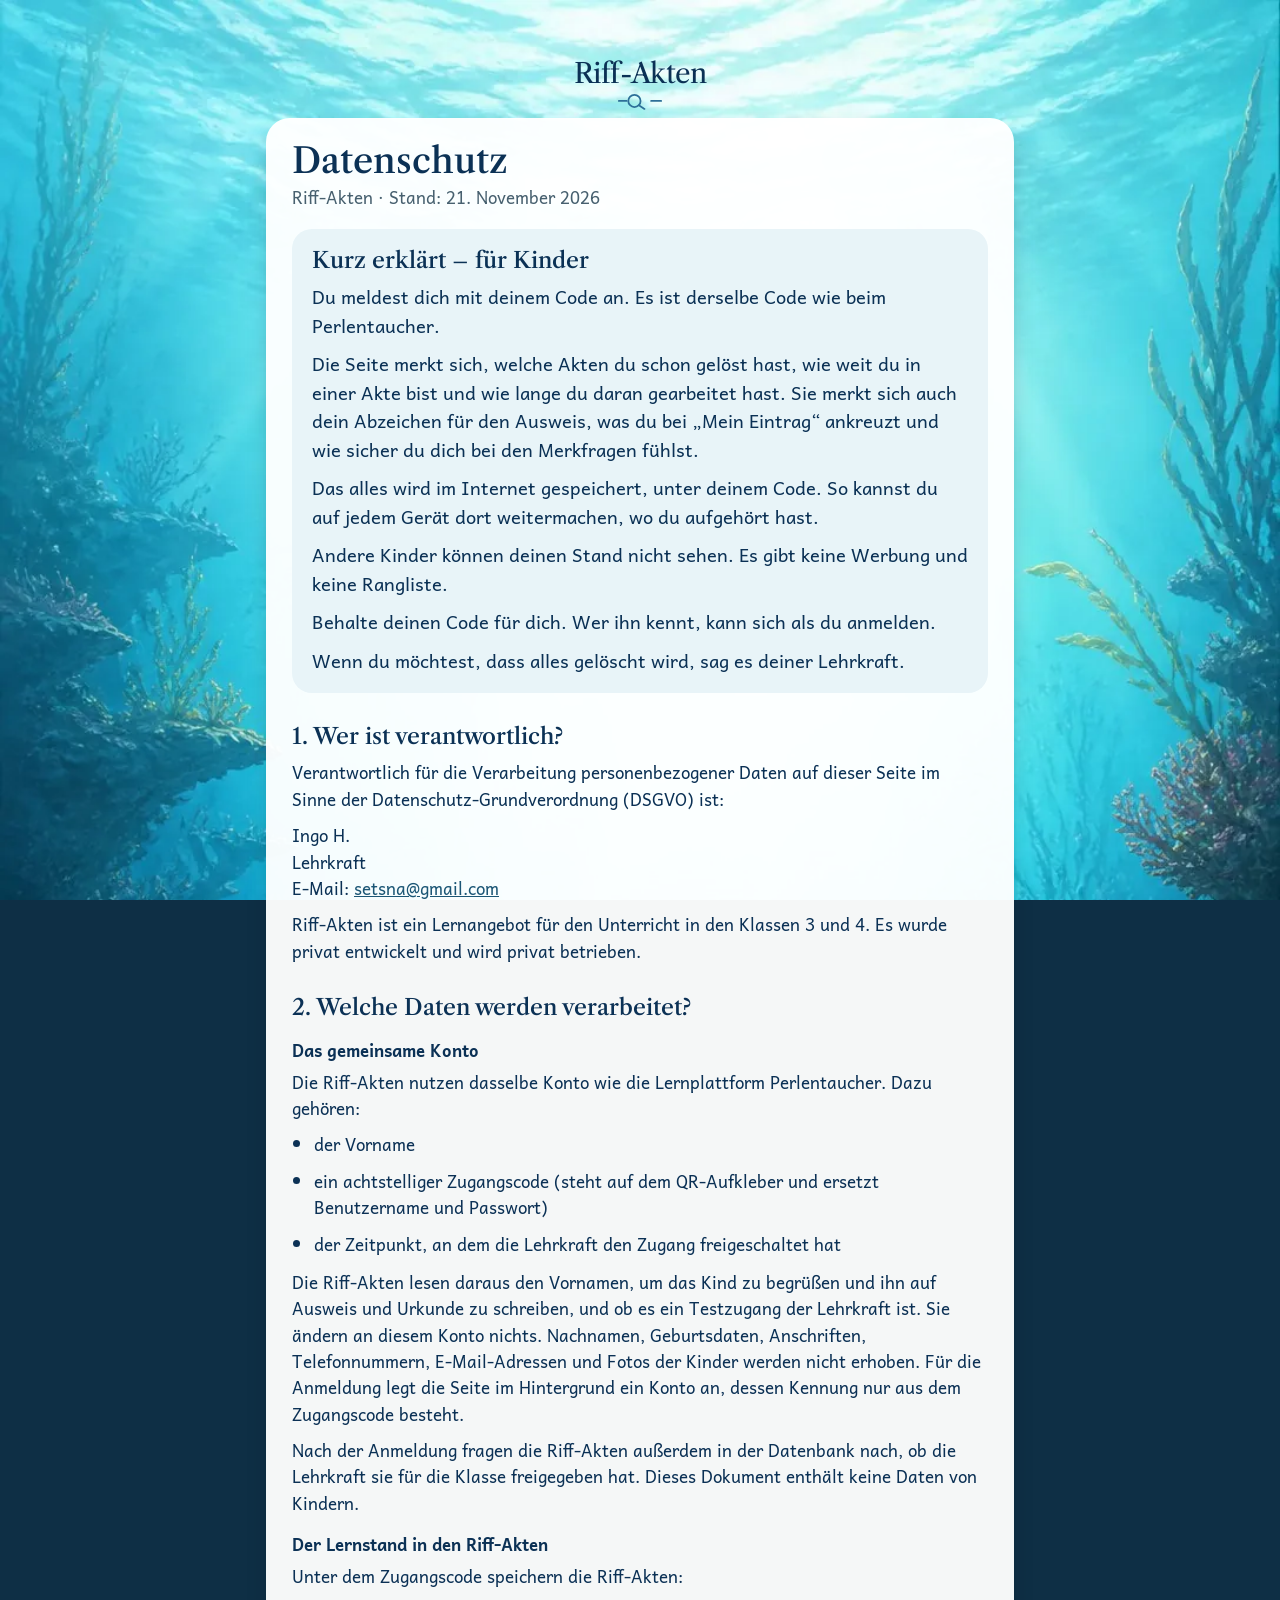
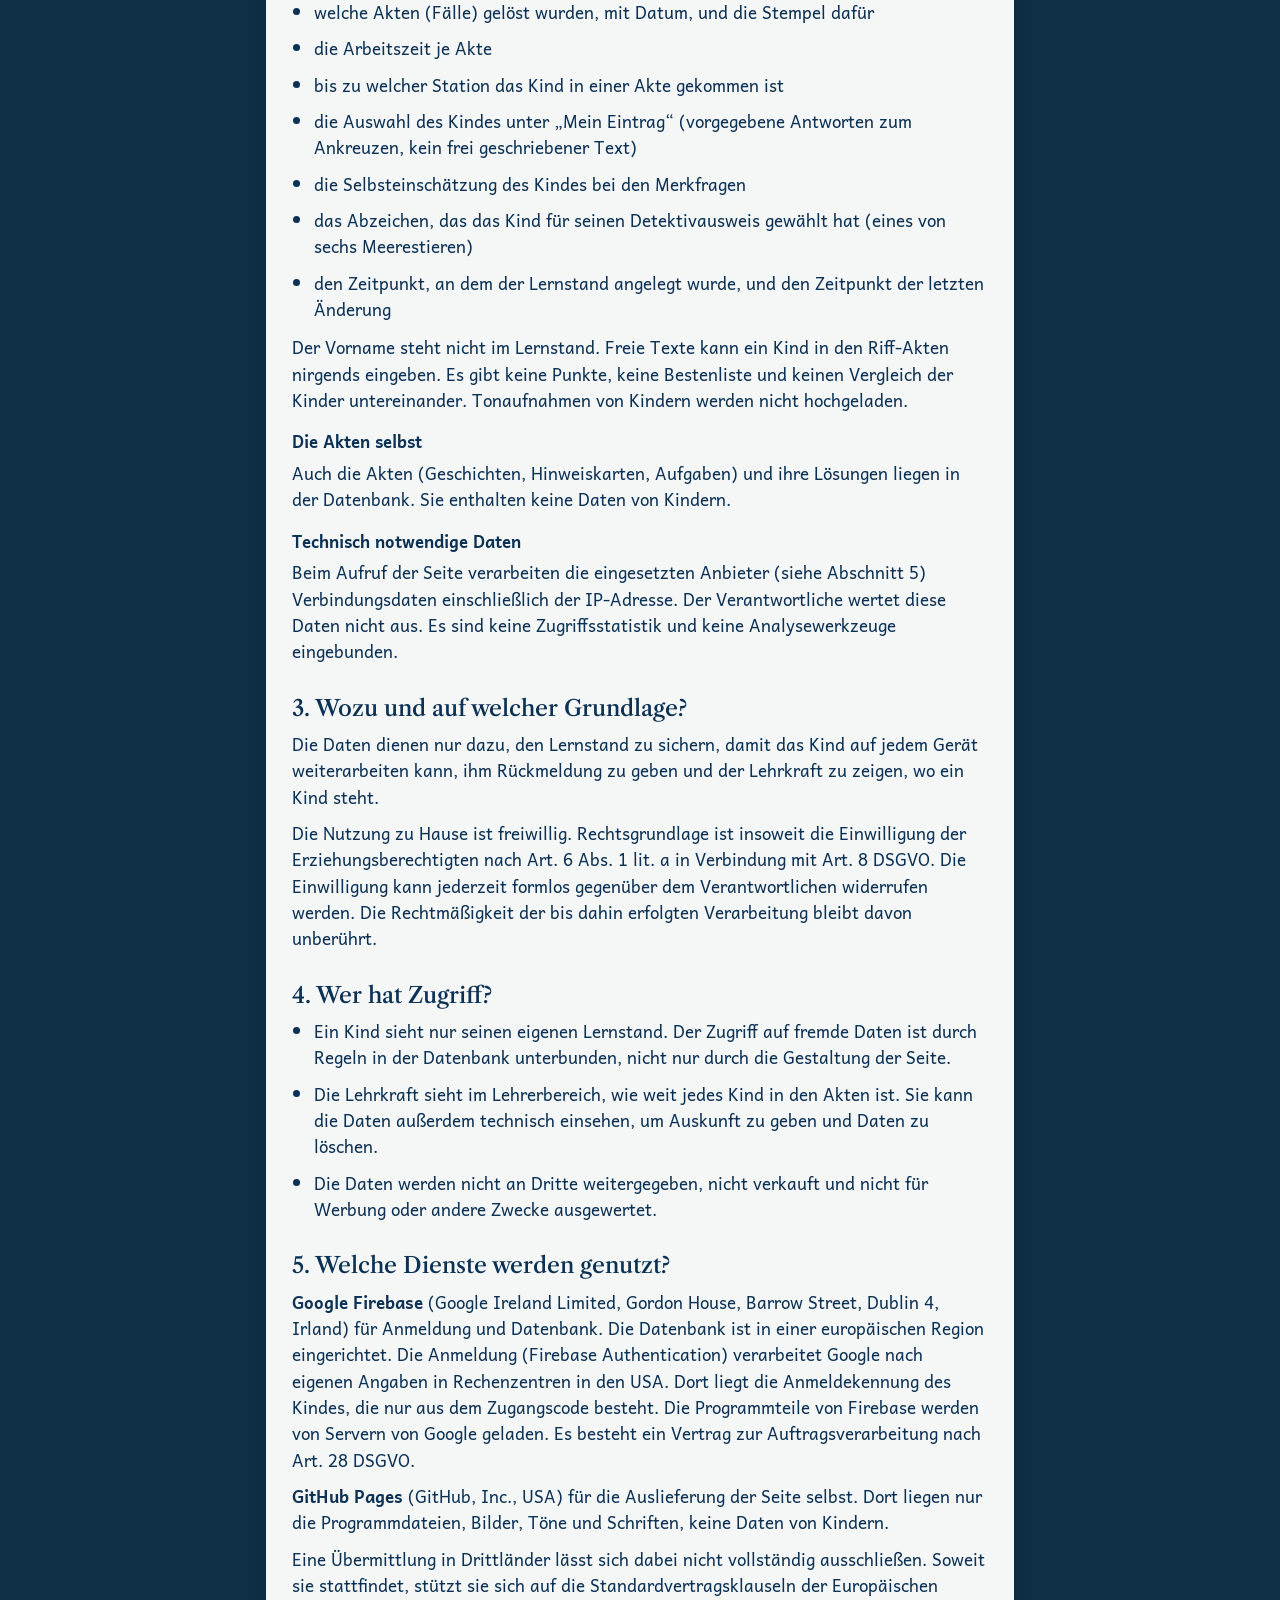
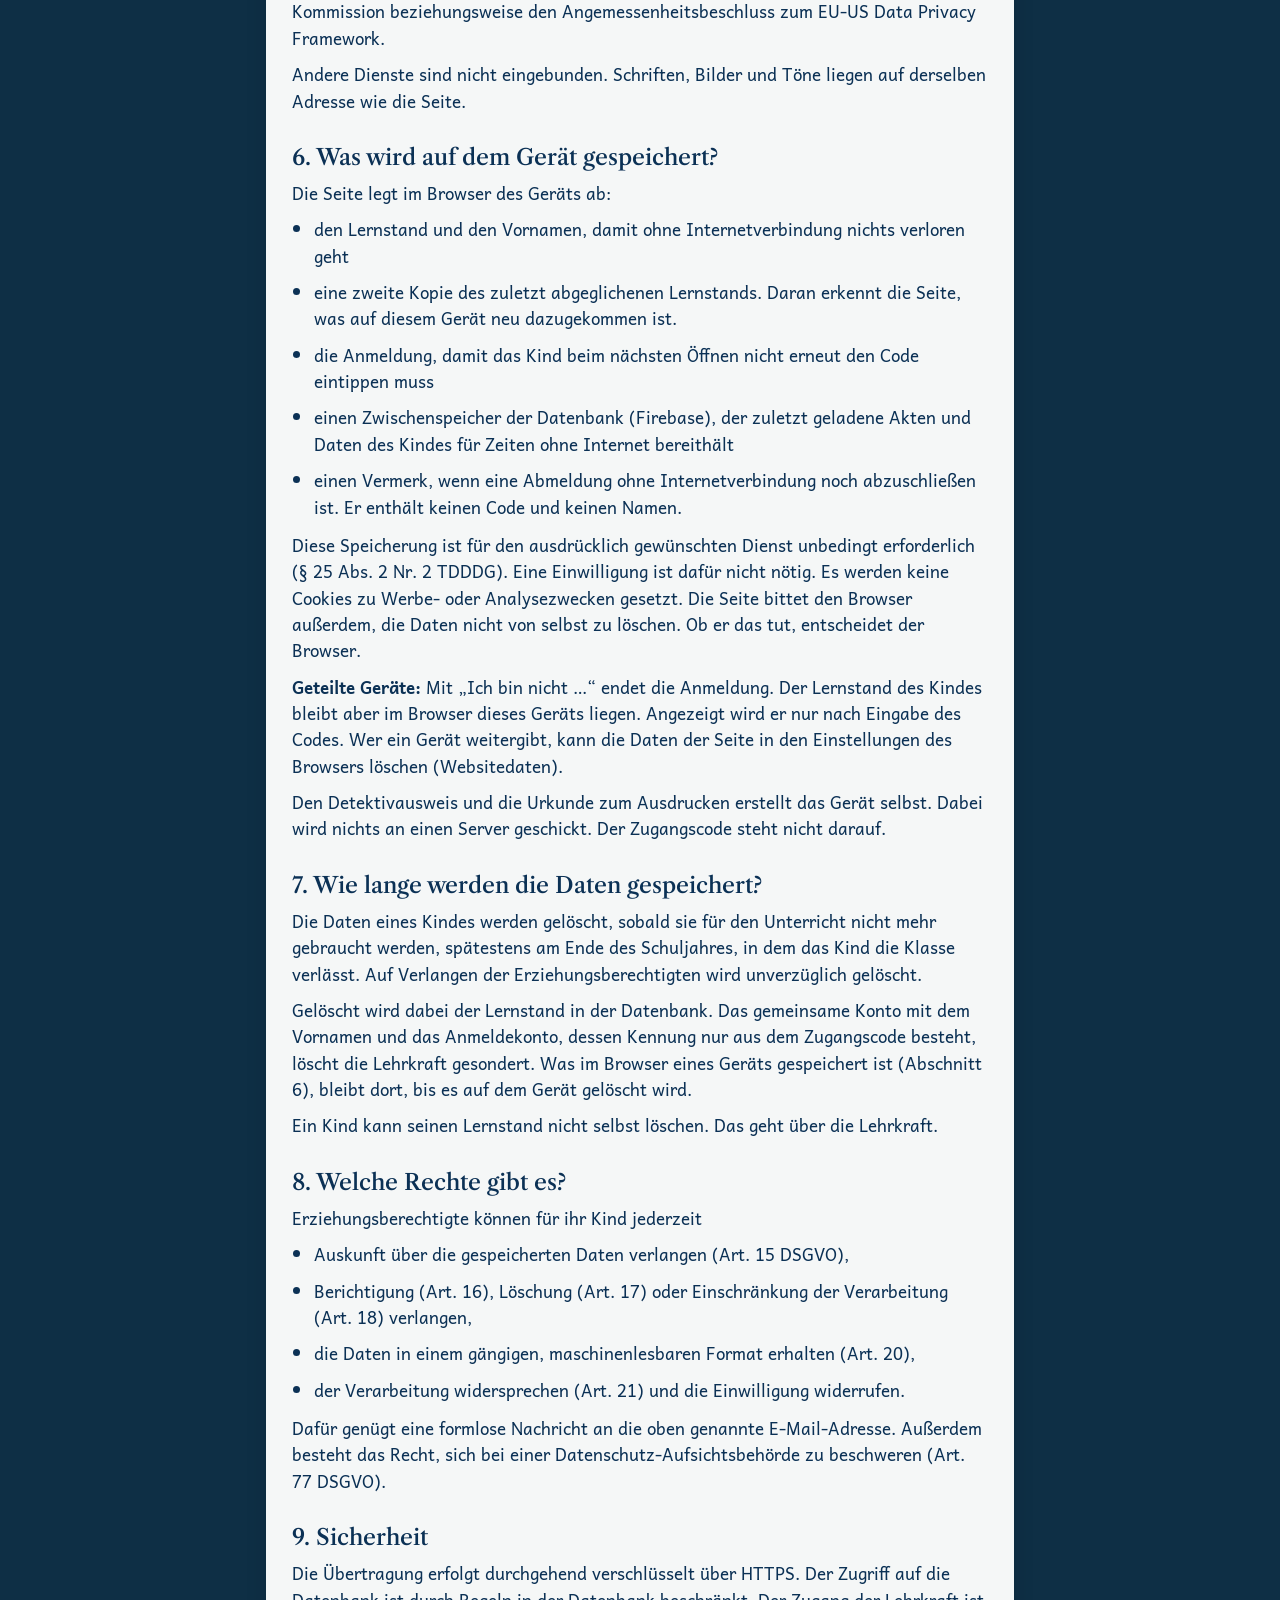
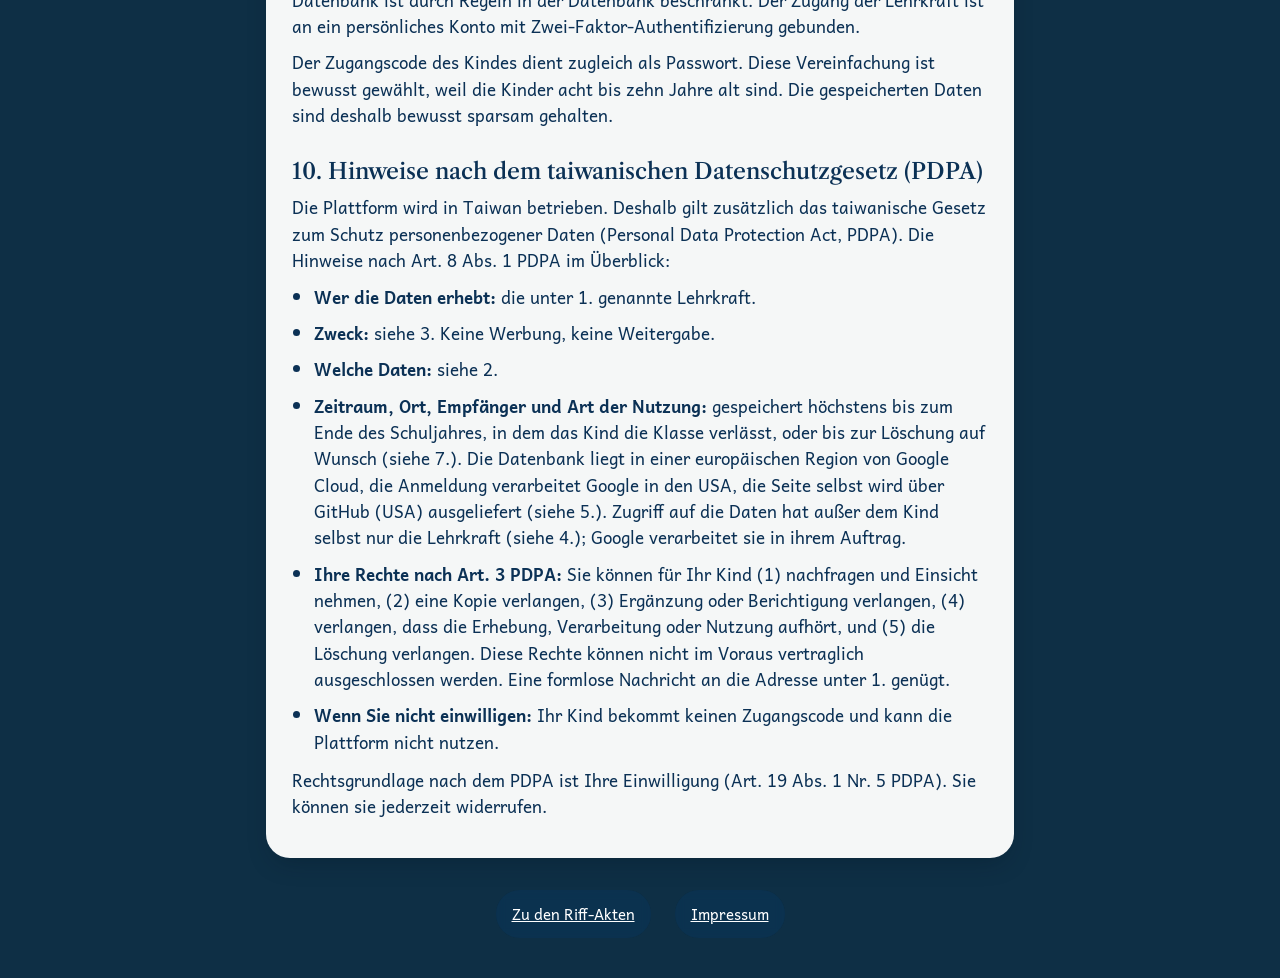
<file: datenschutz.html>
<!DOCTYPE html>
<html lang="de">
<head>
<meta charset="utf-8">
<meta name="viewport" content="width=device-width, initial-scale=1, viewport-fit=cover">
<!-- Content Security Policy: Der Browser fuehrt nur Skripte aus den
     eigenen Dateien und von Firebase aus und spricht nur mit Firebase.
     Eingeschleuster Code (Inline-Skripte, Ereignis-Attribute, fremde
     Adressen) wird blockiert. Neue fremde Adresse = hier eintragen. -->
<meta http-equiv="Content-Security-Policy" content="default-src 'none'; style-src 'self' 'unsafe-inline'; img-src 'self' data:; font-src 'self'; base-uri 'none'; form-action 'none'; object-src 'none'">
<meta name="robots" content="noindex, nofollow">
<meta name="theme-color" content="#0e2f45">
<link rel="icon" type="image/png" href="bilder/favicon-64.png">
<title>Datenschutz – Riff-Akten</title>
<link rel="stylesheet" href="css/riff-akten.css?v=37">
<link rel="stylesheet" href="css/recht.css?v=37">
</head>
<body class="rechtsseite">
<div class="grund" aria-hidden="true"></div>
<div id="app">
<header class="kopf">
  <p class="wortmarke">Riff-Akten</p>
  <svg class="lupe" viewBox="0 0 40 16" aria-hidden="true" focusable="false"><circle cx="15" cy="8" r="5.5"></circle><path d="M19 12l5 3.2M1 8h7M30 8h9"></path></svg>
</header>
<main class="recht">
<div class="recht__karte">
<h1>Datenschutz</h1>
<p class="stand">Riff-Akten · Stand: 21. November 2026</p>

<section class="kurz" aria-labelledby="t-kurz">
  <h2 id="t-kurz">Kurz erklärt – für Kinder</h2>
  <p>Du meldest dich mit deinem Code an. Es ist derselbe Code wie beim Perlentaucher.</p>
  <p>Die Seite merkt sich, welche Akten du schon gelöst hast, wie weit du in einer Akte bist und wie lange du daran gearbeitet hast. Sie merkt sich auch dein Abzeichen für den Ausweis, was du bei „Mein Eintrag“ ankreuzt und wie sicher du dich bei den Merkfragen fühlst.</p>
  <p>Das alles wird im Internet gespeichert, unter deinem Code. So kannst du auf jedem Gerät dort weitermachen, wo du aufgehört hast.</p>
  <p>Andere Kinder können deinen Stand nicht sehen. Es gibt keine Werbung und keine Rangliste.</p>
  <p>Behalte deinen Code für dich. Wer ihn kennt, kann sich als du anmelden.</p>
  <p>Wenn du möchtest, dass alles gelöscht wird, sag es deiner Lehrkraft.</p>
</section>

<h2 id="t-1">1. Wer ist verantwortlich?</h2>
<p>Verantwortlich für die Verarbeitung personenbezogener Daten auf dieser Seite im Sinne der Datenschutz-Grundverordnung (DSGVO) ist:</p>
<p>Ingo H.<br>Lehrkraft<br>E-Mail: <a href="mailto:setsna@gmail.com">setsna@gmail.com</a></p>
<p>Riff-Akten ist ein Lernangebot für den Unterricht in den Klassen 3 und 4. Es wurde privat entwickelt und wird privat betrieben.</p>

<h2 id="t-2">2. Welche Daten werden verarbeitet?</h2>
<h3>Das gemeinsame Konto</h3>
<p>Die Riff-Akten nutzen dasselbe Konto wie die Lernplattform Perlentaucher. Dazu gehören:</p>
<ul>
  <li>der Vorname</li>
  <li>ein achtstelliger Zugangscode (steht auf dem QR-Aufkleber und ersetzt Benutzername und Passwort)</li>
  <li>der Zeitpunkt, an dem die Lehrkraft den Zugang freigeschaltet hat</li>
</ul>
<p>Die Riff-Akten lesen daraus den Vornamen, um das Kind zu begrüßen und ihn auf Ausweis und Urkunde zu schreiben, und ob es ein Testzugang der Lehrkraft ist. Sie ändern an diesem Konto nichts. Nachnamen, Geburtsdaten, Anschriften, Telefonnummern, E-Mail-Adressen und Fotos der Kinder werden nicht erhoben. Für die Anmeldung legt die Seite im Hintergrund ein Konto an, dessen Kennung nur aus dem Zugangscode besteht.</p>
<p>Nach der Anmeldung fragen die Riff-Akten außerdem in der Datenbank nach, ob die Lehrkraft sie für die Klasse freigegeben hat. Dieses Dokument enthält keine Daten von Kindern.</p>
<h3>Der Lernstand in den Riff-Akten</h3>
<p>Unter dem Zugangscode speichern die Riff-Akten:</p>
<ul>
  <li>welche Akten (Fälle) gelöst wurden, mit Datum, und die Stempel dafür</li>
  <li>die Arbeitszeit je Akte</li>
  <li>bis zu welcher Station das Kind in einer Akte gekommen ist</li>
  <li>die Auswahl des Kindes unter „Mein Eintrag“ (vorgegebene Antworten zum Ankreuzen, kein frei geschriebener Text)</li>
  <li>die Selbsteinschätzung des Kindes bei den Merkfragen</li>
  <li>das Abzeichen, das das Kind für seinen Detektivausweis gewählt hat (eines von sechs Meerestieren)</li>
  <li>den Zeitpunkt, an dem der Lernstand angelegt wurde, und den Zeitpunkt der letzten Änderung</li>
</ul>
<p>Der Vorname steht nicht im Lernstand. Freie Texte kann ein Kind in den Riff-Akten nirgends eingeben. Es gibt keine Punkte, keine Bestenliste und keinen Vergleich der Kinder untereinander. Tonaufnahmen von Kindern werden nicht hochgeladen.</p>
<h3>Die Akten selbst</h3>
<p>Auch die Akten (Geschichten, Hinweiskarten, Aufgaben) und ihre Lösungen liegen in der Datenbank. Sie enthalten keine Daten von Kindern.</p>
<h3>Technisch notwendige Daten</h3>
<p>Beim Aufruf der Seite verarbeiten die eingesetzten Anbieter (siehe Abschnitt 5) Verbindungsdaten einschließlich der IP-Adresse. Der Verantwortliche wertet diese Daten nicht aus. Es sind keine Zugriffsstatistik und keine Analysewerkzeuge eingebunden.</p>

<h2 id="t-3">3. Wozu und auf welcher Grundlage?</h2>
<p>Die Daten dienen nur dazu, den Lernstand zu sichern, damit das Kind auf jedem Gerät weiterarbeiten kann, ihm Rückmeldung zu geben und der Lehrkraft zu zeigen, wo ein Kind steht.</p>
<p>Die Nutzung zu Hause ist freiwillig. Rechtsgrundlage ist insoweit die Einwilligung der Erziehungsberechtigten nach Art. 6 Abs. 1 lit. a in Verbindung mit Art. 8 DSGVO. Die Einwilligung kann jederzeit formlos gegenüber dem Verantwortlichen widerrufen werden. Die Rechtmäßigkeit der bis dahin erfolgten Verarbeitung bleibt davon unberührt.</p>

<h2 id="t-4">4. Wer hat Zugriff?</h2>
<ul>
  <li>Ein Kind sieht nur seinen eigenen Lernstand. Der Zugriff auf fremde Daten ist durch Regeln in der Datenbank unterbunden, nicht nur durch die Gestaltung der Seite.</li>
  <li>Die Lehrkraft sieht im Lehrerbereich, wie weit jedes Kind in den Akten ist. Sie kann die Daten außerdem technisch einsehen, um Auskunft zu geben und Daten zu löschen.</li>
  <li>Die Daten werden nicht an Dritte weitergegeben, nicht verkauft und nicht für Werbung oder andere Zwecke ausgewertet.</li>
</ul>

<h2 id="t-5">5. Welche Dienste werden genutzt?</h2>
<p><b>Google Firebase</b> (Google Ireland Limited, Gordon House, Barrow Street, Dublin 4, Irland) für Anmeldung und Datenbank. Die Datenbank ist in einer europäischen Region eingerichtet. Die Anmeldung (Firebase Authentication) verarbeitet Google nach eigenen Angaben in Rechenzentren in den USA. Dort liegt die Anmeldekennung des Kindes, die nur aus dem Zugangscode besteht. Die Programmteile von Firebase werden von Servern von Google geladen. Es besteht ein Vertrag zur Auftragsverarbeitung nach Art. 28 DSGVO.</p>
<p><b>GitHub Pages</b> (GitHub, Inc., USA) für die Auslieferung der Seite selbst. Dort liegen nur die Programmdateien, Bilder, Töne und Schriften, keine Daten von Kindern.</p>
<p>Eine Übermittlung in Drittländer lässt sich dabei nicht vollständig ausschließen. Soweit sie stattfindet, stützt sie sich auf die Standardvertragsklauseln der Europäischen Kommission beziehungsweise den Angemessenheitsbeschluss zum EU-US Data Privacy Framework.</p>
<p>Andere Dienste sind nicht eingebunden. Schriften, Bilder und Töne liegen auf derselben Adresse wie die Seite.</p>

<h2 id="t-6">6. Was wird auf dem Gerät gespeichert?</h2>
<p>Die Seite legt im Browser des Geräts ab:</p>
<ul>
  <li>den Lernstand und den Vornamen, damit ohne Internetverbindung nichts verloren geht</li>
  <li>eine zweite Kopie des zuletzt abgeglichenen Lernstands. Daran erkennt die Seite, was auf diesem Gerät neu dazugekommen ist.</li>
  <li>die Anmeldung, damit das Kind beim nächsten Öffnen nicht erneut den Code eintippen muss</li>
  <li>einen Zwischenspeicher der Datenbank (Firebase), der zuletzt geladene Akten und Daten des Kindes für Zeiten ohne Internet bereithält</li>
  <li>einen Vermerk, wenn eine Abmeldung ohne Internetverbindung noch abzuschließen ist. Er enthält keinen Code und keinen Namen.</li>
</ul>
<p>Diese Speicherung ist für den ausdrücklich gewünschten Dienst unbedingt erforderlich (§ 25 Abs. 2 Nr. 2 TDDDG). Eine Einwilligung ist dafür nicht nötig. Es werden keine Cookies zu Werbe- oder Analysezwecken gesetzt. Die Seite bittet den Browser außerdem, die Daten nicht von selbst zu löschen. Ob er das tut, entscheidet der Browser.</p>
<p><b>Geteilte Geräte:</b> Mit „Ich bin nicht …“ endet die Anmeldung. Der Lernstand des Kindes bleibt aber im Browser dieses Geräts liegen. Angezeigt wird er nur nach Eingabe des Codes. Wer ein Gerät weitergibt, kann die Daten der Seite in den Einstellungen des Browsers löschen (Websitedaten).</p>
<p>Den Detektivausweis und die Urkunde zum Ausdrucken erstellt das Gerät selbst. Dabei wird nichts an einen Server geschickt. Der Zugangscode steht nicht darauf.</p>

<h2 id="t-7">7. Wie lange werden die Daten gespeichert?</h2>
<p>Die Daten eines Kindes werden gelöscht, sobald sie für den Unterricht nicht mehr gebraucht werden, spätestens am Ende des Schuljahres, in dem das Kind die Klasse verlässt. Auf Verlangen der Erziehungsberechtigten wird unverzüglich gelöscht.</p>
<p>Gelöscht wird dabei der Lernstand in der Datenbank. Das gemeinsame Konto mit dem Vornamen und das Anmeldekonto, dessen Kennung nur aus dem Zugangscode besteht, löscht die Lehrkraft gesondert. Was im Browser eines Geräts gespeichert ist (Abschnitt 6), bleibt dort, bis es auf dem Gerät gelöscht wird.</p>
<p>Ein Kind kann seinen Lernstand nicht selbst löschen. Das geht über die Lehrkraft.</p>

<h2 id="t-8">8. Welche Rechte gibt es?</h2>
<p>Erziehungsberechtigte können für ihr Kind jederzeit</p>
<ul>
  <li>Auskunft über die gespeicherten Daten verlangen (Art. 15 DSGVO),</li>
  <li>Berichtigung (Art. 16), Löschung (Art. 17) oder Einschränkung der Verarbeitung (Art. 18) verlangen,</li>
  <li>die Daten in einem gängigen, maschinenlesbaren Format erhalten (Art. 20),</li>
  <li>der Verarbeitung widersprechen (Art. 21) und die Einwilligung widerrufen.</li>
</ul>
<p>Dafür genügt eine formlose Nachricht an die oben genannte E-Mail-Adresse. Außerdem besteht das Recht, sich bei einer Datenschutz-Aufsichtsbehörde zu beschweren (Art. 77 DSGVO).</p>

<h2 id="t-9">9. Sicherheit</h2>
<p>Die Übertragung erfolgt durchgehend verschlüsselt über HTTPS. Der Zugriff auf die Datenbank ist durch Regeln in der Datenbank beschränkt. Der Zugang der Lehrkraft ist an ein persönliches Konto mit Zwei-Faktor-Authentifizierung gebunden.</p>
<p>Der Zugangscode des Kindes dient zugleich als Passwort. Diese Vereinfachung ist bewusst gewählt, weil die Kinder acht bis zehn Jahre alt sind. Die gespeicherten Daten sind deshalb bewusst sparsam gehalten.</p>

<h2>10. Hinweise nach dem taiwanischen Datenschutzgesetz (PDPA)</h2>
<p>Die Plattform wird in Taiwan betrieben. Deshalb gilt zusätzlich das
  taiwanische Gesetz zum Schutz personenbezogener Daten (Personal Data
  Protection Act, PDPA). Die Hinweise nach Art. 8 Abs. 1 PDPA im Überblick:</p>
<ul>
  <li><b>Wer die Daten erhebt:</b> die unter 1. genannte Lehrkraft.</li>
  <li><b>Zweck:</b> siehe 3. Keine Werbung, keine Weitergabe.</li>
  <li><b>Welche Daten:</b> siehe 2.</li>
  <li><b>Zeitraum, Ort, Empfänger und Art der Nutzung:</b> gespeichert
    höchstens bis zum Ende des Schuljahres, in dem das Kind die Klasse
    verlässt, oder bis zur Löschung auf Wunsch (siehe 7.). Die Datenbank
    liegt in einer europäischen Region von Google Cloud, die Anmeldung
    verarbeitet Google in den USA, die Seite selbst wird über GitHub (USA)
    ausgeliefert (siehe 5.). Zugriff auf die Daten hat außer dem Kind
    selbst nur die Lehrkraft (siehe 4.); Google verarbeitet sie in ihrem Auftrag.</li>
  <li><b>Ihre Rechte nach Art. 3 PDPA:</b> Sie können für Ihr Kind
    (1) nachfragen und Einsicht nehmen, (2) eine Kopie verlangen,
    (3) Ergänzung oder Berichtigung verlangen, (4) verlangen, dass die
    Erhebung, Verarbeitung oder Nutzung aufhört, und (5) die Löschung
    verlangen. Diese Rechte können nicht im Voraus vertraglich
    ausgeschlossen werden. Eine formlose Nachricht an die Adresse unter 1.
    genügt.</li>
  <li><b>Wenn Sie nicht einwilligen:</b> Ihr Kind bekommt keinen
    Zugangscode und kann die Plattform nicht nutzen.</li>
</ul>
<p>Rechtsgrundlage nach dem PDPA ist Ihre Einwilligung (Art. 19 Abs. 1
  Nr. 5 PDPA). Sie können sie jederzeit widerrufen.</p>
</div>
</main>
<footer class="fuss">
  <a href="index.html">Zu den Riff-Akten</a>
  <a href="impressum.html">Impressum</a>
</footer>
</div>
</body>
</html>
</file>
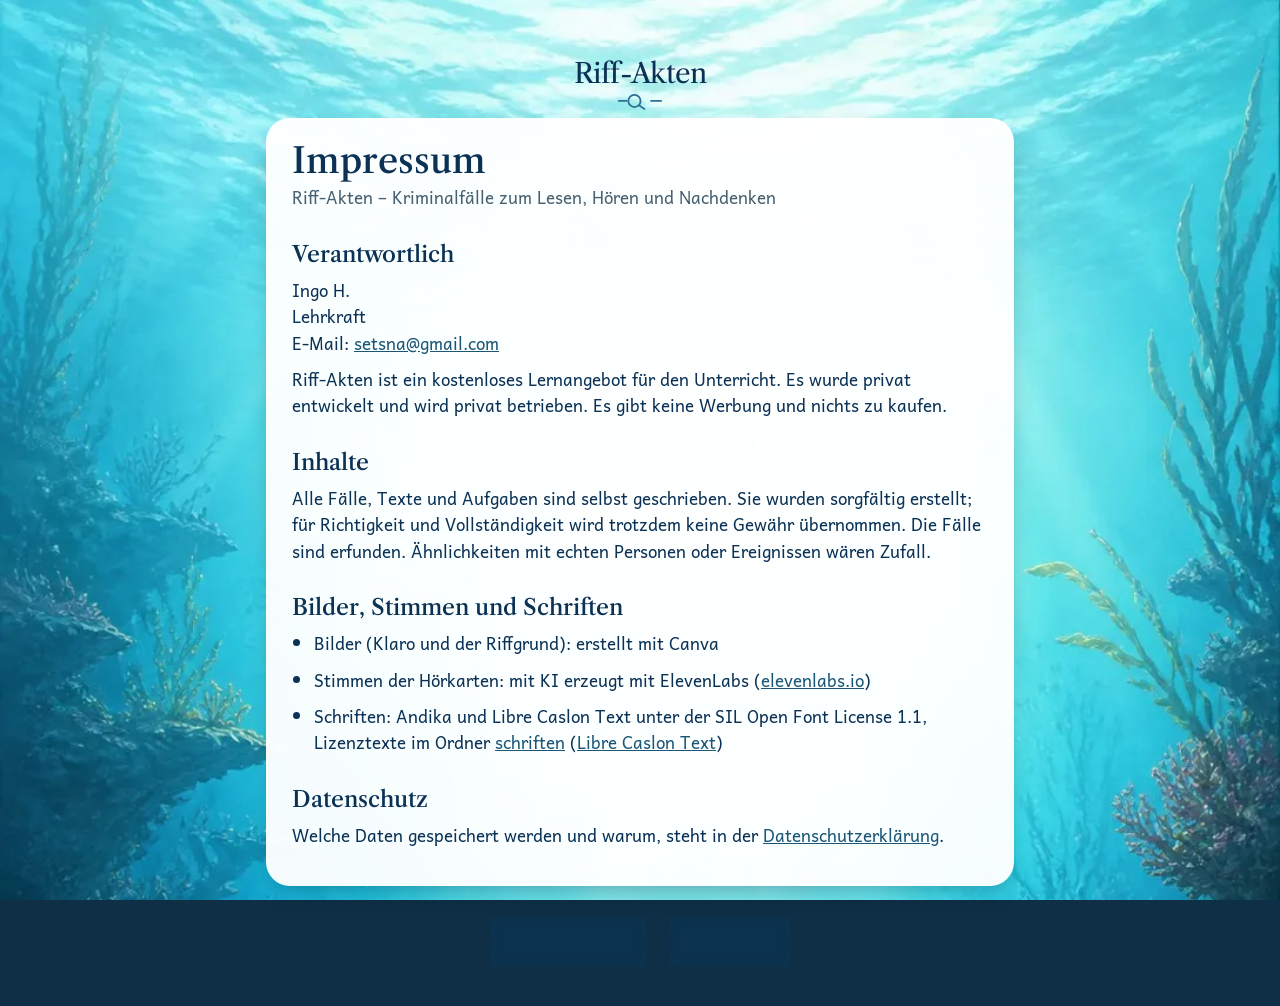
<file: impressum.html>
<!DOCTYPE html>
<html lang="de">
<head>
<meta charset="utf-8">
<meta name="viewport" content="width=device-width, initial-scale=1, viewport-fit=cover">
<!-- Content Security Policy: Der Browser fuehrt nur Skripte aus den
     eigenen Dateien und von Firebase aus und spricht nur mit Firebase.
     Eingeschleuster Code (Inline-Skripte, Ereignis-Attribute, fremde
     Adressen) wird blockiert. Neue fremde Adresse = hier eintragen. -->
<meta http-equiv="Content-Security-Policy" content="default-src 'none'; style-src 'self' 'unsafe-inline'; img-src 'self' data:; font-src 'self'; base-uri 'none'; form-action 'none'; object-src 'none'">
<meta name="robots" content="noindex, nofollow">
<meta name="theme-color" content="#0e2f45">
<link rel="icon" type="image/png" href="bilder/favicon-64.png">
<title>Impressum – Riff-Akten</title>
<link rel="stylesheet" href="css/riff-akten.css?v=37">
<link rel="stylesheet" href="css/recht.css?v=37">
</head>
<body class="rechtsseite">
<div class="grund" aria-hidden="true"></div>
<div id="app">
<header class="kopf">
  <p class="wortmarke">Riff-Akten</p>
  <svg class="lupe" viewBox="0 0 40 16" aria-hidden="true" focusable="false"><circle cx="15" cy="8" r="5.5"></circle><path d="M19 12l5 3.2M1 8h7M30 8h9"></path></svg>
</header>
<main class="recht">
<div class="recht__karte">
<h1>Impressum</h1>
<p class="stand">Riff-Akten – Kriminalfälle zum Lesen, Hören und Nachdenken</p>

<h2>Verantwortlich</h2>
<p>Ingo H.<br>Lehrkraft<br>E-Mail: <a href="mailto:setsna@gmail.com">setsna@gmail.com</a></p>
<p>Riff-Akten ist ein kostenloses Lernangebot für den Unterricht. Es wurde privat entwickelt und wird privat betrieben. Es gibt keine Werbung und nichts zu kaufen.</p>

<h2>Inhalte</h2>
<p>Alle Fälle, Texte und Aufgaben sind selbst geschrieben. Sie wurden sorgfältig erstellt; für Richtigkeit und Vollständigkeit wird trotzdem keine Gewähr übernommen. Die Fälle sind erfunden. Ähnlichkeiten mit echten Personen oder Ereignissen wären Zufall.</p>

<h2>Bilder, Stimmen und Schriften</h2>
<ul>
  <li>Bilder (Klaro und der Riffgrund): erstellt mit Canva</li>
  <li>Stimmen der Hörkarten: mit KI erzeugt mit ElevenLabs (<a href="https://elevenlabs.io" rel="noopener">elevenlabs.io</a>)</li>
  <li>Schriften: Andika und Libre Caslon Text unter der SIL Open Font License 1.1, Lizenztexte im Ordner <a href="schriften/LIZENZ-andika.txt">schriften</a> (<a href="schriften/LIZENZ-libre-caslon-text.txt">Libre Caslon Text</a>)</li>
</ul>

<h2>Datenschutz</h2>
<p>Welche Daten gespeichert werden und warum, steht in der <a href="datenschutz.html">Datenschutzerklärung</a>.</p>
</div>
</main>
<footer class="fuss">
  <a href="index.html">Zu den Riff-Akten</a>
  <a href="datenschutz.html">Datenschutz</a>
</footer>
</div>
</body>
</html>
</file>
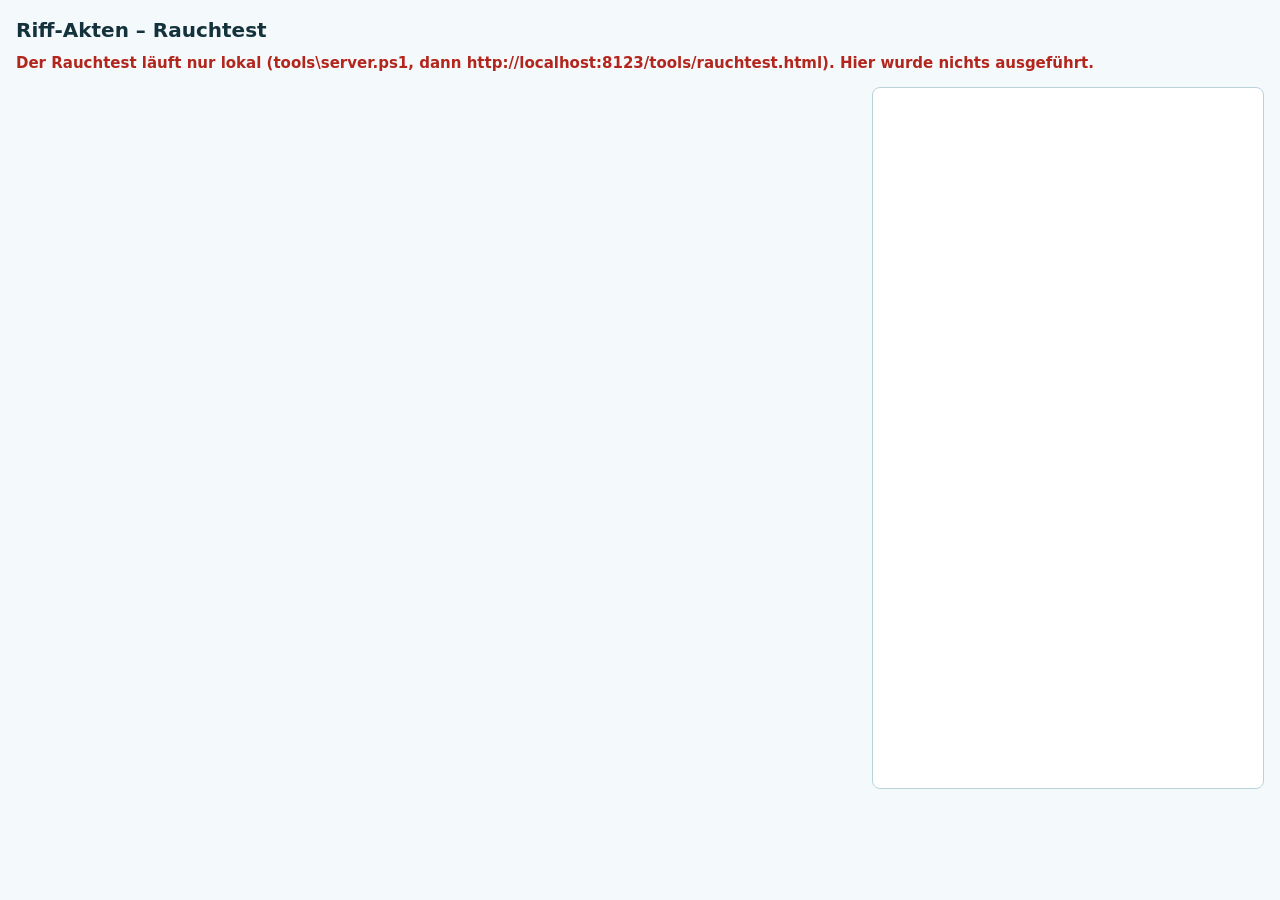
<file: tools/rauchtest.html>
<!DOCTYPE html>
<html lang="de">
<head>
<meta charset="utf-8">
<meta name="robots" content="noindex, nofollow">
<title>Riff-Akten – Rauchtest</title>
<!--
  Rauchtest für die Kinder-App (index.html), Aufbau wie bei Perlentaucher.

  Starten:   powershell -ExecutionPolicy Bypass -File tools\server.ps1
  Öffnen:    http://localhost:8123/tools/rauchtest.html

  Die App läuft mit der Firebase-Attrappe (tools/test/firebase-attrappe.js).
  Nichts geht an die echte Datenbank. Geprüft wird das echte index.html
  mit allen echten Skripten; nur die drei Firebase-Skripte werden ersetzt.

  Ergebnis: Liste auf der Seite, Seitentitel beginnt mit OK oder FEHLER,
  window.RAUCHTEST hält { fertig, ok, fehler, liste }.
-->
<style>
  body { font: 15px/1.45 system-ui, sans-serif; margin: 16px; background: #F4F9FB; color: #13323B; }
  h1 { font-size: 20px; margin: 0 0 4px; }
  #stand { font-weight: 700; margin: 8px 0 12px; }
  #stand.ok { color: #1F7A3A; } #stand.fehler { color: #B3261E; }
  ol { padding-left: 22px; } li { margin: 3px 0; }
  li.fehler { color: #B3261E; }
  li small { color: #5A7680; display: block; }
  iframe { width: 390px; height: 700px; border: 1px solid #B9D3DC; border-radius: 8px; background: #fff; }
  .raster { display: flex; gap: 20px; flex-wrap: wrap; align-items: flex-start; }
  .raster > div { flex: 1 1 320px; min-width: 0; }
</style>
</head>
<body>
<h1>Riff-Akten – Rauchtest</h1>
<div id="stand">läuft …</div>
<div class="raster">
  <div><ol id="liste"></ol></div>
  <iframe id="app" title="App im Test"></iframe>
</div>
<script src="test/demo-fall.js"></script>
<script>
(function () {
  'use strict';

  // Sperre: Der Test leert den Browserspeicher der ganzen Adresse. Auf
  // der veröffentlichten Seite träfe das den Lernstand aller Plattformen
  // unter derselben Adresse. Deshalb läuft er nur auf dem eigenen Rechner.
  if (!/^(localhost|127\.0\.0\.1|\[::1\])$/.test(location.hostname)) {
    var s = document.getElementById('stand');
    s.className = 'fehler';
    s.textContent = 'Der Rauchtest läuft nur lokal (tools\\server.ps1, dann http://localhost:8123/tools/rauchtest.html). Hier wurde nichts ausgeführt.';
    window.RAUCHTEST = { fertig: true, ok: 0, fehler: 0, liste: [], gesperrt: true };
    return;
  }

  var CODE = 'TEST2345';
  var MAIL = CODE.toLowerCase() + '@lernplattform-44aa1.firebaseapp.com';
  var FREMD = 'ZZZZ9999';                       // gültiges Format, nicht freigeschaltet
  var rahmen = document.getElementById('app');
  var ergebnis = window.RAUCHTEST = { fertig: false, ok: 0, fehler: 0, liste: [] };
  var quelltext = null;

  // ---------- Hilfen ----------
  function warteAuf(beschreibung, f, ms) {
    var bis = Date.now() + (ms || 8000);
    return new Promise(function (ok, nein) {
      (function versuch() {
        var x; try { x = f(); } catch (e) { x = null; }
        if (x) return ok(x);
        if (Date.now() > bis) return nein(new Error('Zeit abgelaufen: ' + beschreibung));
        setTimeout(versuch, 40);
      })();
    });
  }
  function win() { return rahmen.contentWindow; }
  function doc() { return rahmen.contentDocument; }
  function q(sel) { return doc().querySelector(sel); }
  function qa(sel) { return Array.prototype.slice.call(doc().querySelectorAll(sel)); }
  function pruefe(bed, text) { if (!bed) throw new Error(text); }
  function text(sel) { var el = q(sel); return el ? el.textContent.trim() : ''; }

  function eintragen(name, ok, info) {
    var li = document.createElement('li');
    li.className = ok ? 'ok' : 'fehler';
    li.textContent = (ok ? 'OK  ' : 'FEHLER  ') + name;
    if (info) { var s = document.createElement('small'); s.textContent = info; li.appendChild(s); }
    document.getElementById('liste').appendChild(li);
    ergebnis.liste.push({ name: name, ok: ok, info: info || '' });
    if (ok) ergebnis.ok++; else ergebnis.fehler++;
  }

  function test(name, f) {
    return Promise.resolve().then(f).then(function (info) {
      var fe = (win() && win().FEHLER) || [];
      if (fe.length) throw new Error('Skriptfehler in der App: ' + fe.join(' | '));
      eintragen(name, true, info);
    }, function (e) {
      eintragen(name, false, e && e.message ? e.message : String(e));
    });
  }

  // Barrierefreiheit der gerade sichtbaren Ansicht (Grundregeln aus CLAUDE.md)
  function barrierefrei(ansicht) {
    var h1 = qa('h1');
    pruefe(h1.length === 1, ansicht + ': ' + h1.length + ' statt 1 h1');
    // Überschriften ohne Sprünge
    var stufe = 0;
    qa('h1,h2,h3,h4').forEach(function (h) {
      var n = +h.tagName[1];
      pruefe(n <= stufe + 1, ansicht + ': Überschrift springt auf ' + h.tagName);
      stufe = n;
    });
    // Eingabefelder mit label oder aria-label
    qa('input,select,textarea').forEach(function (el) {
      var hat = el.getAttribute('aria-label') || (el.id && q('label[for="' + el.id + '"]'));
      pruefe(hat, ansicht + ': Eingabefeld ohne Beschriftung');
    });
    // Nichts Klickbares außer button/a
    qa('[onclick],[data-action]').forEach(function (el) {
      pruefe(/^(BUTTON|A)$/.test(el.tagName), ansicht + ': klickbares ' + el.tagName);
    });
    // Knöpfe mit Text oder aria-label
    qa('button').forEach(function (b) {
      pruefe(b.textContent.trim() || b.getAttribute('aria-label'), ansicht + ': Knopf ohne Namen');
    });
    pruefe(q('[aria-live]'), ansicht + ': kein aria-live-Bereich');
    pruefe(qa('a[href="datenschutz.html"]').length && qa('a[href="impressum.html"]').length,
      ansicht + ': Links zu Datenschutz/Impressum fehlen');
  }

  // ---------- App laden ----------
  // opt.seite: 'index' (Kinder-App, Vorgabe) oder 'lehrer'
  // opt.behalten: Speicher und Datenbank bleiben (dasselbe Gerät, Seite neu geladen)
  function appLaden(opt) {
    opt = opt || {};
    if (!opt.behalten || !window.SZENARIO) {
      try { localStorage.clear(); sessionStorage.clear(); } catch (e) {}
      window.SZENARIO = { daten: opt.daten || {}, konten: opt.konten || {},
                          lehrer: opt.lehrer, googleKonto: opt.googleKonto, freigabeFehler: opt.freigabeFehler };
    }

    var lehrer = opt.seite === 'lehrer';
    var html = lehrer ? lehrerText : quelltext;
    // Die Content Security Policy der Seite muss für den Test raus: Sie
    // verbietet genau das, was der Test tut (Skripte in die Seite
    // einsetzen, <base> umbiegen). Der Test prüft die App, nicht die CSP.
    var csp = /<meta http-equiv="Content-Security-Policy"[^>]*>\s*/i;
    if (!csp.test(html)) {
      return Promise.reject(new Error((lehrer ? 'lehrer.html' : 'index.html') + ' hat keine Content Security Policy mehr.'));
    }
    html = html.replace(csp, '');
    var fb =/<script src="https:\/\/www\.gstatic\.com\/firebasejs\/[^"]+"[^>]*><\/script>\s*/g;
    var treffer = html.match(fb) || [];
    if (treffer.length !== 3) {
      return Promise.reject(new Error('index.html bindet ' + treffer.length + ' statt 3 Firebase-Skripte ein.'));
    }
    var ersatz = opt.modus === 'offline' ? '' :
      '<script>window.ATTRAPPE = parent.SZENARIO;<\/script>' +
      '<script src="tools/test/firebase-attrappe.js"><\/script>\n';
    var n = 0;
    html = html.replace(fb, function () { return n++ === 0 ? ersatz : ''; });
    html = html.replace(/<head>/i, '<head><base href="/">' +
      '<script>window.FEHLER = [];' +
      'addEventListener("error", function (e) { FEHLER.push(e.message + " (" + (e.filename || "") + ":" + e.lineno + ")"); });' +
      'addEventListener("unhandledrejection", function (e) { FEHLER.push("Promise: " + (e.reason && e.reason.message || e.reason)); });' +
      '<\/script>');

    window.RAUCHTEST_HTML = html;
    var alt = doc();
    rahmen.src = '/tools/test/leer.html?t=' + Date.now() + (opt.hash || '');
    return warteAuf('App geladen', function () {
      var w = win();
      return doc() !== alt && w.RA && (lehrer ? w.RA.lehrer : w.RA.app);
    });
  }

  var lehrerText = null;
  var LEHRKRAFT = 'lehrkraft@example.com';
  function lehrerLaden(extra) {
    var d = grunddaten();
    d['ra_stand/' + CODE.toLowerCase()] = { erledigt: {}, stempel: {}, zeit: {}, eintraege: {}, geaendert: Date.now() - 2 * 86400000 };
    return appLaden(Object.assign({ seite: 'lehrer', daten: d, lehrer: [LEHRKRAFT], googleKonto: LEHRKRAFT }, extra || {}));
  }
  function googleKlick() {
    return warteAuf('Google-Knopf', function () { return q('#google'); }).then(function (k) { k.click(); });
  }
  function aufLehrerListe() {
    return warteAuf('Kinderliste', function () { return q('#akte-hochladen'); });
  }

  function grunddaten() {
    var d = {};
    d['kinder/' + CODE.toLowerCase()] = { vorname: 'Mila', angelegt: Date.parse('2026-09-01T08:00:00') };
    return d;
  }
  // Grunddaten plus Demo-Fall (tools/test/demo-fall.js).
  // Die Merkfrage bekommt eine kurze Bedenkzeit, damit der Test nicht 15 s wartet.
  function mitDemo() {
    var d = grunddaten();
    var fall = JSON.parse(JSON.stringify(window.DEMO_FALL.fall));
    fall.stationen.forEach(function (s) { s.aufgaben.forEach(function (a) { if (a.typ === 'merken') a.bedenkzeit = 0.3; }); });
    d['ra_faelle/demo'] = fall;
    d['ra_loesungen/demo'] = JSON.parse(JSON.stringify(window.DEMO_FALL.loesung));
    return d;
  }
  function gelesen(praefix) {
    return (win().ATTRAPPE.gelesen || []).some(function (p) { return p.indexOf(praefix) === 0; });
  }
  function aufStart() {
    return warteAuf('Startseite', function () { return q('#nicht-ich'); });
  }
  function aufAnmeldung() {
    return warteAuf('Anmeldebildschirm', function () { return q('#anmeldung'); });
  }
  function codeEintippen(code) {
    q('#code').value = code;
    q('#anmeldung button[type="submit"]').click();
  }
  var FREIGABE = 'oeffentlich/plattformen';
  var ZU_TEXT = 'Bald offen! Deine Lehrkraft sagt dir, wann es hier losgeht.';
  function zuSichtbar() { return q('#h-zu') && q('#zu-ab') && !q('#anmeldung') && !q('#nicht-ich'); }
  function fehlertext() {
    return warteAuf('Fehlermeldung', function () {
      var el = q('#code-fehler');
      return el && !el.hidden && el.textContent.trim();
    });
  }

  // ---------- Tests ----------
  fetch('/index.html?t=' + Date.now()).then(function (r) { return r.text(); })
    .then(function (t) { quelltext = t; })

    .then(function () { return test('index.html: noindex und Versionsnummern', function () {
      pruefe(/<meta name="robots" content="noindex, nofollow">/.test(quelltext), 'robots-noindex fehlt');
      var lokal = quelltext.match(/(?:src|href)="(?:js|css)\/[^"]+"/g) || [];
      var ohne = lokal.filter(function (s) { return !/\?v=\d+"$/.test(s); });
      pruefe(!ohne.length, 'ohne ?v=N: ' + ohne.join(', '));
      var v = {}; lokal.forEach(function (s) { v[s.match(/\?v=(\d+)/)[1]] = 1; });
      pruefe(Object.keys(v).length === 1, 'unterschiedliche Versionsnummern: ' + Object.keys(v).join(', '));
      return lokal.length + ' Dateien mit ?v=' + Object.keys(v)[0];
    }); })

    .then(function () { return test('Zusammenführen: Zeit addiert sich, Erledigtes bleibt', function () {
      return appLaden({ modus: 'offline' }).then(function () {
        var m = win().RA.mische.spielstand;
        var basis = { zeit: { a: 100 }, erledigt: {} };
        var lokal = { zeit: { a: 160 }, erledigt: { a: 50 }, eintraege: { x: { t: 'neu', ts: 9 } }, geaendert: 9 };
        var fern  = { zeit: { a: 130, b: 20 }, erledigt: { b: 40, a: 70 }, eintraege: { x: { t: 'alt', ts: 5 } }, geaendert: 7 };
        var z = m(basis, lokal, fern);
        pruefe(z.zeit.a === 190, 'Zeit a: ' + z.zeit.a + ' statt 190');
        pruefe(z.zeit.b === 20, 'Zeit b: ' + z.zeit.b + ' statt 20');
        pruefe(z.erledigt.a === 50 && z.erledigt.b === 40, 'Erledigt: ' + JSON.stringify(z.erledigt));
        pruefe(z.eintraege.x.t === 'neu', 'Eintrag: ' + JSON.stringify(z.eintraege));
        pruefe(z.geaendert === 9, 'geaendert: ' + z.geaendert);
        // Abzeichen: eigene Änderung gewinnt, sonst gilt die Datenbank
        pruefe(m({ abzeichen: 'qualle' }, { abzeichen: 'seestern' }, { abzeichen: 'qualle' }).abzeichen === 'seestern', 'Abzeichen lokal geändert');
        pruefe(m({ abzeichen: 'qualle' }, { abzeichen: 'qualle' }, { abzeichen: 'muschel' }).abzeichen === 'muschel', 'Abzeichen fern geändert');
        pruefe(m(null, {}, null).abzeichen === '', 'Abzeichen leer ist nicht leerer Text');
        var leer = m(null, {}, null);
        pruefe(leer && leer.zeit && !Object.keys(leer.zeit).length, 'leerer Stand kaputt');
      });
    }); })

    .then(function () { return test('Ohne Firebase: Hinweis statt Absturz', function () {
      return appLaden({ modus: 'offline' })
        .then(function () { return warteAuf('Offline-Hinweis', function () { return q('#neu-laden'); }); })
        .then(function () { barrierefrei('Offline'); });
    }); })

    .then(function () { return test('QR-Scan, erstes Mal: Konto wird angelegt, Startseite mit Vorname', function () {
      return appLaden({ daten: grunddaten(), hash: '#c=' + CODE })
        .then(aufStart)
        .then(function () {
          pruefe(/Hallo, Mila!/.test(text('h1')), 'h1 ist „' + text('h1') + '“');
          pruefe(win().ATTRAPPE.konten[MAIL] === CODE, 'Firebase-Konto wurde nicht angelegt');
          pruefe(!/c=/.test(win().location.href), 'Code steht noch in der Adresse');
          barrierefrei('Startseite');
        });
    }); })

    .then(function () { return test('Fortschritt wird in ra_stand/<code> abgeglichen, ohne Vorname, mit angelegt', function () {
      return warteAuf('Schreibvorgang', function () { return win().ATTRAPPE.daten['ra_stand/' + CODE.toLowerCase()]; })
        .then(function (d) {
          pruefe(typeof d.geaendert === 'number', 'geaendert fehlt');
          var erlaubt = ['erledigt', 'stempel', 'zeit', 'eintraege', 'geaendert', 'abzeichen', 'angelegt'];
          pruefe(typeof d.angelegt === 'number', 'angelegt fehlt');
          pruefe(!('name' in d) && !/Mila/.test(JSON.stringify(d)), 'Vorname steht in der Datenbank');
          pruefe(win().ATTRAPPE.gueltig(d), 'Die Attrappe der Regeln lehnt den Stand ab');
          pruefe(d.abzeichen === undefined || typeof d.abzeichen === 'string', 'abzeichen ist kein Text');
          var fremd = Object.keys(d).filter(function (k) { return erlaubt.indexOf(k) < 0; });
          pruefe(!fremd.length, 'Felder, die die Regeln ablehnen würden: ' + fremd.join(', '));
          // Lernzeit dazuzählen und erneut speichern
          win().RA.store.zeitDazu('probe', 42);
          return win().RA.cloud.schreiben();
        })
        .then(function () {
          var d = win().ATTRAPPE.daten['ra_stand/' + CODE.toLowerCase()];
          pruefe(d.zeit && d.zeit.probe === 42, 'Lernzeit nicht gespeichert: ' + JSON.stringify(d.zeit));
        });
    }); })

    .then(function () { return test('Detektivbuch: erreichbar, ein h1, kein Zugangscode sichtbar', function () {
      q('a.fenster--buch').click();
      return warteAuf('Detektivbuch', function () { return /Mein Detektivbuch/.test(text('h1')) && q('#abzeichen-waehlen'); })
        .then(function () {
          barrierefrei('Detektivbuch');
          var t = doc().body.textContent;
          pruefe(/Mila/.test(text('.ausweis__name')), 'Vorname fehlt auf dem Ausweis');
          pruefe(!/TEST-?2345/i.test(t), 'Zugangscode steht auf der Seite');
          pruefe(qa('main h2').length === 4, qa('main h2').length + ' statt 4 h2 (Ausweis, Stempel, Lernzeit, Urkunde)');
        });
    }); })

    .then(function () { return test('Abzeichen: echter Dialog, Wahl wird gespeichert, Fokus zurück', function () {
      var knopf = q('#abzeichen-waehlen');
      knopf.click();
      var d = q('#abzeichen-dialog');
      pruefe(d.open, 'Dialog nicht offen');
      pruefe(d.contains(doc().activeElement), 'Fokus nicht im Dialog');
      pruefe(qa('.wahl__knopf').length === 6, qa('.wahl__knopf').length + ' statt 6 Abzeichen');
      q('.wahl__knopf[data-id="seestern"]').click();
      return warteAuf('Dialog zu, Fokus zurück', function () { return !d.open && doc().activeElement === knopf; })
        .then(function () {
          pruefe(win().RA.store.snapshot().abzeichen === 'seestern', 'Abzeichen nicht im Speicher');
          pruefe(/Seestern/.test(q('.ausweis__abzeichen').getAttribute('alt') || ''), 'Ausweis zeigt das Abzeichen nicht');
          return win().RA.cloud.schreiben();
        })
        .then(function () {
          var f = win().ATTRAPPE.daten['ra_stand/' + CODE.toLowerCase()];
          pruefe(f.abzeichen === 'seestern', 'In der Datenbank: ' + f.abzeichen);
        });
    }); })

    .then(function () { return test('Stempel und Lernzeit erscheinen mit Testdaten', function () {
      var w = win();
      var s = w.RA.store.S.aktiv();
      s.stempel = { pausenbrot: Date.parse('2026-10-02T10:00:00'), schluessel: Date.parse('2026-10-20T10:00:00') };
      s.zeit = { pausenbrot: 1260, schluessel: 2950 };
      w.RA.store.S.speichern();
      w.RA.buch.zeigen();
      pruefe(qa('.stempel__marke').length === 2, qa('.stempel__marke').length + ' statt 2 Stempel');
      pruefe(/2\.10\.2026/.test(q('.stempel__marke').getAttribute('aria-label')), 'Stempel ohne Datum');
      pruefe(/1 Stunde 10 Minuten/.test(text('.lernzeit__gesamt')), 'Gesamt: ' + text('.lernzeit__gesamt'));
      pruefe(qa('.lernzeit__liste li').length === 2, 'Lernzeit je Akte fehlt');
      barrierefrei('Detektivbuch mit Stempeln');
    }); })

    .then(function () { return test('Lernzeit-Uhr: Deckel 30 Minuten, Pause bei verdeckter Seite', function () {
      var w = win(), echt = w.Date.now, jetzt = 1e12;
      w.Date.now = function () { return jetzt; };
      function verdeckt(ja) {
        Object.defineProperty(doc(), 'hidden', { configurable: true, get: function () { return ja; } });
        doc().dispatchEvent(new w.Event('visibilitychange'));
      }
      try {
        var vorher = w.RA.store.snapshot().zeit.uhrtest || 0;
        w.RA.uhr.start('uhrtest'); jetzt += 4000 * 1000; w.RA.uhr.stopp();
        var a = w.RA.store.snapshot().zeit.uhrtest - vorher;
        pruefe(a === w.RA.config.lernzeitMaxStueck, 'Deckel: ' + a + ' statt ' + w.RA.config.lernzeitMaxStueck);
        w.RA.uhr.start('uhrtest'); jetzt += 90 * 1000;
        verdeckt(true);
        jetzt += 500 * 1000;
        verdeckt(false);
        jetzt += 10 * 1000; w.RA.uhr.stopp();
        var b = w.RA.store.snapshot().zeit.uhrtest - vorher - a;
        pruefe(b === 100, 'mit Pause: ' + b + ' statt 100 Sekunden');
        pruefe(!w.RA.uhr.laeuft(), 'Uhr läuft nach stopp weiter');
      } finally {
        w.Date.now = echt;
        delete doc().hidden;
      }
    }); })

    .then(function () { return test('Ausweis als PDF: A4-Seite, gültige PDF-Datei', function () {
      var w = win(), blob;
      return w.RA.buch._ausweisSeite(w.RA.cloud.kind(), w.RA.store.snapshot()).then(function (c) {
        pruefe(c.width === 1240 && c.height === 1754, 'Canvas ' + c.width + 'x' + c.height);
        blob = w.RA.buch._pdfAusSeiten([c]);
        pruefe(blob.size > 20000, 'PDF nur ' + blob.size + ' Byte');
        return blob.slice(0, 8).text();
      }).then(function (kopf) {
        pruefe(/^%PDF-1\.4/.test(kopf), 'Kein PDF-Kopf: ' + kopf);
        q('#ausweis-pdf').click();
        return warteAuf('PDF-Link', function () { var z = q('#pdf-zeile'); return z && !z.hidden && q('#pdf-link').href; });
      }).then(function () {
        pruefe(/^blob:/.test(q('#pdf-link').href), 'Link ist kein blob');
        pruefe(/Detektivausweis-Mila\.pdf/.test(q('#pdf-link').download), 'Dateiname: ' + q('#pdf-link').download);
        return Math.round(blob.size / 1024) + ' KB';
      });
    }); })

    .then(function () { return test('Detektivbuch: Zurück führt zur Startseite', function () {
      q('a.zurueck').click();
      return aufStart().then(function () { pruefe(/Hallo, Mila!/.test(text('h1')), 'h1 ist „' + text('h1') + '“'); });
    }); })

    // ---------- Akten (Etappe 3), mit dem Demo-Fall ----------
    .then(function () { return test('Akte erscheint auf der Startseite, Lösung wird noch nicht geladen', function () {
      return appLaden({ daten: mitDemo(), hash: '#c=' + CODE })
        .then(aufStart)
        .then(function () { return warteAuf('Akte in der Liste', function () { return q('a.fenster--akte'); }); })
        .then(function (a) {
          pruefe(/Die verschwundene Muschel/.test(a.textContent), 'Titel fehlt: ' + a.textContent);
          pruefe(a.getAttribute('href') === '#akte/demo', 'Link: ' + a.getAttribute('href'));
          pruefe(/Genau lesen/.test(text('a.fenster--akte .fenster__thema')), 'Thema fehlt auf der Karte');
          pruefe(!gelesen('ra_loesungen/'), 'Lösung schon auf der Startseite geladen');
          barrierefrei('Startseite mit Akte');
        });
    }); })

    .then(function () { return test('Akte öffnen: Station 1, Uhr läuft, Weiter erst nach dem Prüfen', function () {
      q('a.fenster--akte').click();
      return warteAuf('Station 1', function () { return /Station 1/.test(text('h2')) && q('[data-pruefen]'); })
        .then(function () {
          pruefe(/Die verschwundene Muschel/.test(text('h1')), 'h1: ' + text('h1'));
          pruefe(win().RA.uhr.laeuft() === 'demo', 'Uhr läuft nicht für die Akte');
          pruefe(q('#weiter').disabled, 'Weiter ist schon vor dem Prüfen frei');
          pruefe(q('[data-pruefen]').disabled, 'Prüfen ohne Auswahl möglich');
          pruefe(q('[aria-current="step"]'), 'Stationsleiste ohne aria-current');
          var bild = q('.akte__bild img');
          pruefe(bild && bild.getAttribute('alt'), 'Bild in der Geschichte fehlt oder hat keinen Alt-Text');
          barrierefrei('Akte Station 1');
          pruefe(!gelesen('ra_loesungen/'), 'Lösung vor dem Prüfen geladen');
          // Antworten gemischt, fest je Kind (nicht in Datei-Reihenfolge)
          var reihe = qa('#a-1\\.1 .option').map(function (b) { return b.getAttribute('data-wert'); }).join('');
          pruefe(reihe !== 'AB', 'Antworten stehen in Datei-Reihenfolge: ' + reihe);
          var L = [1, 2, 3, 4, 5], m1 = win().RA.akten._gemischt(L, 'demo|x'), m2 = win().RA.akten._gemischt(L, 'demo|x');
          pruefe(m1.join() === m2.join(), 'Mischung ist nicht fest');
          pruefe(m1.slice().sort().join() === L.join() && m1.join() !== L.join(), 'Mischung kaputt: ' + m1.join());
          q('.option[data-wert="B"]').click();
          q('[data-pruefen]').click();
          return warteAuf('Rückmeldung', function () { var r = q('.rueckmeldung'); return r && !r.hidden && r; });
        })
        .then(function (r) {
          pruefe(gelesen('ra_loesungen/demo'), 'Lösung wurde nicht aus loesungen/demo geladen');
          pruefe(/Nicht ganz/.test(r.textContent) && /Detektivfrage/.test(r.textContent), 'Rückmeldung: ' + r.textContent);
          pruefe(doc().activeElement === r, 'Fokus nicht auf der Rückmeldung');
          pruefe(/richtig/.test(q('.option[data-wert="A"]').textContent), 'richtige Antwort nicht als Text markiert');
          pruefe(/nicht richtig/.test(q('.option[data-wert="B"]').textContent), 'falsche Wahl nicht als Text markiert');
          pruefe(!q('#weiter').disabled, 'Weiter nach dem Prüfen gesperrt');
        });
    }); })

    .then(function () { return test('Stationen: Springen nur bis zur erreichten Station', function () {
      q('#weiter').click();
      return warteAuf('Station 2', function () { return /Station 2/.test(text('h2')); })
        .then(function () {
          pruefe(win().RA.store.snapshot().eintraege.demo.station === 1, 'Station nicht gespeichert');
          var alt = q('h2');
          win().location.hash = 'akte/demo/5';
          // auf die neu gezeichnete Station warten, nicht auf die alte
          return warteAuf('wieder Station 2', function () { return q('h2') !== alt && /Station 2/.test(text('h2')); });
        })
        .then(function () {
          pruefe(qa('.stationen__punkt.ist-zu').length === 4, qa('.stationen__punkt.ist-zu').length + ' statt 4 gesperrte Stationen');
        });
    }); })

    .then(function () { return test('Hilfekarte: echter Dialog, Fokus hinein und zurück', function () {
      var k = q('#hilfe-oeffnen');
      pruefe(k, 'Kein Hilfekarten-Knopf in Station 2');
      k.click();
      var d = q('#hilfe-dialog');
      pruefe(d.open && d.contains(doc().activeElement), 'Dialog zu oder Fokus draußen');
      pruefe(/Spuren/.test(d.textContent), 'Hilfetext fehlt');
      q('#hilfe-zu').click();
      return warteAuf('Fokus zurück', function () { return !d.open && doc().activeElement === k; });
    }); })

    .then(function () { return test('Zuordnen: Erklärung je Karte, Teilerfolg als „Fast“', function () {
      var paare = qa('.paar');
      pruefe(paare.length === 3, paare.length + ' statt 3 Karten');
      pruefe(q('.paar audio') && q('.paar details'), 'Hörkarte ohne Ton oder ohne Text zum Mitlesen');
      pruefe(q('.paar table th[scope="col"]'), 'Tabellenkarte ohne Spaltenköpfe');
      paare.forEach(function (p) { p.querySelector('[data-wert="w"]').click(); });
      q('[data-pruefen]').click();
      return warteAuf('Rückmeldung', function () { var r = q('.rueckmeldung'); return r && !r.hidden && r; })
        .then(function (r) {
          pruefe(/Fast/.test(r.textContent) && /2 von 3/.test(r.textContent), 'Rückmeldung: ' + r.textContent);
          pruefe(qa('.paar__erklaerung:not([hidden])').length === 3, 'Nicht jede Karte hat eine Erklärung');
        });
    }); })

    .then(function () { return test('Merkfrage: Bedenkzeit, Musterlösung, Selbsteinschätzung', function () {
      q('#weiter').click();
      return warteAuf('Station 3', function () { return /Station 3/.test(text('h2')) && q('[data-muster]'); })
        .then(function (m) {
          pruefe(m.disabled, 'Musterlösung sofort sichtbar (Bedenkzeit fehlt)');
          // Paket A: Merkfrage und Zusatzfrage erst nach dem Prüfen der ersten Aufgabe
          pruefe(q('#a-3\\.2').hidden, 'Merkfrage ist schon vor dem Prüfen von 3.1 sichtbar (verrät die Lösung)');
          pruefe(q('.aufgabe--zusatz').hidden, 'Zusatzfrage schon am Anfang sichtbar');
          q('#a-3\\.1 .option[data-wert="A"]').click();
          q('#a-3\\.1 [data-pruefen]').click();
          return warteAuf('Merkfrage eingeblendet', function () { return !q('#a-3\\.2').hidden; }, 3000)
            .then(function () {
              pruefe(q('#a-3\\.2 .aufgabe__frage') === doc().activeElement, 'Fokus nicht auf der neuen Aufgabe');
              return warteAuf('Musterlösung frei', function () { return !q('[data-muster]').disabled && q('[data-muster]'); }, 3000);
            });
        })
        .then(function (m) {
          pruefe(q('#weiter').disabled, 'Weiter frei, obwohl die Merkfrage offen ist');
          m.click();
          return warteAuf('Musterlösung', function () { var x = q('.muster'); return x && !x.hidden && q('[data-stufe]'); });
        })
        .then(function (b) {
          pruefe(/Blumentopf/.test(text('.muster')), 'Musterlösung fehlt');
          b.click();
          pruefe(win().RA.store.snapshot().eintraege.demo.selbst['3.2'] === 0, 'Selbsteinschätzung nicht gespeichert');
          pruefe(!q('#weiter').disabled, 'Weiter gesperrt, obwohl die Zusatzfrage freiwillig ist');
          return warteAuf('Zusatzfrage eingeblendet', function () { var z = q('.aufgabe--zusatz'); return z && !z.hidden; }, 3000);
        });
    }); })

    .then(function () { return test('Bis zum Ende: Stempel, Eintrag, Uhr aus, Felder für die Regeln', function () {
      q('#weiter').click();
      return warteAuf('Station 4', function () { return /Station 4/.test(text('h2')); })
        .then(function () {
          var p = qa('.paar');
          p[0].querySelector('[data-wert="a"]').click();
          p[1].querySelector('[data-wert="b"]').click();
          q('[data-pruefen]').click();
          return warteAuf('geprüft', function () { return !q('#weiter').disabled; });
        })
        .then(function () { q('#weiter').click(); return warteAuf('Station 5', function () { return q('[data-erledigt]'); }); })
        .then(function (b) { b.click(); q('#weiter').click(); return warteAuf('Station 6', function () { return /Station 6/.test(text('h2')); }); })
        .then(function () {
          pruefe(q('#weiter').disabled, 'Abschließen ohne Eintrag möglich');
          q('#a-6\\.1 .option').click();
          q('#a-6\\.2 .option[data-wert="gut"]').click();
          q('#weiter').click();
          return warteAuf('Fall gelöst', function () { return /Fall gelöst/.test(text('h1')); });
        })
        .then(function () {
          var s = win().RA.store.snapshot();
          pruefe(s.stempel.demo && s.erledigt.demo, 'Stempel oder erledigt fehlt');
          pruefe(s.eintraege.demo.eintrag['6.2'] === 'gut', 'Eintrag: ' + JSON.stringify(s.eintraege.demo));
          pruefe(!win().RA.uhr.laeuft(), 'Uhr läuft nach dem Abschluss weiter');
          return warteAuf('Urkunde-Hinweis', function () { var h = q('#urkunde-hinweis'); return h && !h.hidden; });
        })
        .then(function () {
          barrierefrei('Fall gelöst');
          return win().RA.cloud.schreiben();
        })
        .then(function () {
          var d = win().ATTRAPPE.daten['ra_stand/' + CODE.toLowerCase()];
          var erlaubt = ['erledigt', 'stempel', 'zeit', 'eintraege', 'geaendert', 'abzeichen', 'angelegt'];
          var fremd = Object.keys(d).filter(function (k) { return erlaubt.indexOf(k) < 0; });
          pruefe(!fremd.length, 'Felder, die die Regeln ablehnen würden: ' + fremd.join(', '));
          pruefe(d.stempel.demo, 'Stempel nicht in der Datenbank');
          q('a[href="#buch"]').click();
          return warteAuf('Buch mit Titel', function () { return /Die verschwundene Muschel/.test(text('#stempel-platz')); });
        });
    }); })

    .then(function () { return test('Urkunde: erst wenn alle Akten gelöst, A4-PDF mit allen Akten', function () {
      var w = win();
      return warteAuf('Urkunde-Knopf', function () { return q('#urkunde-pdf'); })
        .then(function () {
          pruefe(/alle Akten gelöst/.test(text('#urkunde-platz')), 'Text: ' + text('#urkunde-platz'));
          var s = w.RA.store.snapshot();
          var nichtFertig = [{ id: 'demo', titel: 'Demo' }, { id: 'zwei', titel: 'Zweite Akte' }];
          pruefe(!w.RA.buch.urkundeBereit(s, nichtFertig), 'Urkunde schon bei 1 von 2 Akten');
          pruefe(!w.RA.buch.urkundeBereit(s, []), 'Urkunde ohne Akten');
          return w.RA.buch._urkundeSeite(w.RA.cloud.kind(), s, [{ id: 'demo', titel: 'Die verschwundene Muschel' }]);
        })
        .then(function (c) {
          pruefe(c.width === 1240 && c.height === 1754, 'Canvas ' + c.width + 'x' + c.height);
          q('#urkunde-pdf').click();
          return warteAuf('PDF-Link', function () { var z = q('#urkunde-zeile'); return z && !z.hidden && q('#urkunde-link').href; });
        })
        .then(function () {
          pruefe(/^blob:/.test(q('#urkunde-link').href), 'Link ist kein blob');
          pruefe(/Urkunde-Mila\.pdf/.test(q('#urkunde-link').download), 'Dateiname: ' + q('#urkunde-link').download);
          pruefe(doc().activeElement === q('#urkunde-link'), 'Fokus nicht auf dem PDF-Link');
          barrierefrei('Detektivbuch mit Urkunde');
        });
    }); })

    .then(function () { return test('Urkunde: noch nicht alles gelöst, Stand wird angezeigt', function () {
      var d = mitDemo();
      return appLaden({ daten: d, hash: '#c=' + CODE })
        .then(aufStart)
        .then(function () { win().location.hash = 'buch'; return warteAuf('Stand', function () { return /0 von 1/.test(text('#urkunde-platz')); }); })
        .then(function () {
          pruefe(!q('#urkunde-pdf'), 'Urkunde-Knopf ohne gelöste Akte');
          win().location.hash = '';
          return aufStart();
        });
    }); })

    .then(function () { return test('Lösung nicht erreichbar: Hinweis statt Absturz', function () {
      var d = mitDemo();
      delete d['ra_loesungen/demo'];
      return appLaden({ daten: d, hash: '#c=' + CODE })
        .then(aufStart)
        .then(function () { win().location.hash = 'akte/demo'; return warteAuf('Station 1', function () { return q('[data-pruefen]'); }); })
        .then(function () {
          q('.option[data-wert="A"]').click();
          q('[data-pruefen]').click();
          return warteAuf('Fehlerhinweis', function () { var r = q('.rueckmeldung--fehler'); return r && !r.hidden && r; });
        })
        .then(function (r) {
          pruefe(/Internet/.test(r.textContent), 'Meldung: ' + r.textContent);
          pruefe(!q('[data-pruefen]').disabled, 'Prüfen bleibt gesperrt, kein zweiter Versuch möglich');
          pruefe(q('#weiter').disabled, 'Weiter frei ohne Prüfung');
          win().location.hash = '';
          return aufStart();
        });
    }); })

    .then(function () { return test('Startseite: Bereich für Erwachsene mit Hinweisen je Akte', function () {
      return appLaden({ daten: mitDemo(), hash: '#c=' + CODE })
        .then(aufStart)
        .then(function () { return warteAuf('Hinweise je Akte', function () { return q('#lehrkraft-akten .lehrkraft__akte'); }); })
        .then(function () {
          pruefe(/Für Erwachsene/.test(text('#t-erwachsene')), 'h2 „Für Erwachsene“ fehlt');
          pruefe(qa('details.erwachsene__teil').length === 2, qa('details.erwachsene__teil').length + ' statt 2 Aufklappbereiche');
          pruefe(!q('details.erwachsene__teil').open, 'Bereich ist von Anfang an offen');
          var lk = text('#lehrkraft-akten');
          pruefe(/Die verschwundene Muschel/.test(lk) && /etwa 15 Minuten/.test(lk) && /PDF S\. 0/.test(lk), 'Hinweise: ' + lk);
          pruefe(/Schwierigkeit: leicht/.test(lk), 'Schwierigkeit fehlt');
          pruefe(!gelesen('ra_loesungen'), 'Startseite lädt Lösungen');
          barrierefrei('Startseite mit Bereich für Erwachsene');
        });
    }); })

    .then(function () { return test('Ausgeblendete Akte: nicht in der Liste, auch nicht über den direkten Link', function () {
      var d = mitDemo();
      d['ra_faelle/demo'].aktiv = false;
      return appLaden({ daten: d, hash: '#c=' + CODE })
        .then(aufStart)
        // Fertig geladen: der Platzhalter heißt dann „Die nächste Akte“
        .then(function () { return warteAuf('Liste fertig', function () { return /nächste Akte/.test(text('#akten-liste')); }); })
        .then(function () {
          pruefe(!q('a.fenster--akte'), 'Ausgeblendete Akte steht auf der Startseite');
          win().location.hash = 'akte/demo';
          return warteAuf('gesperrt', function () { return /nicht gefunden/.test(text('h1')); });
        })
        .then(function () {
          win().location.hash = '';
          return aufStart();
        });
    }); })

    .then(function () { return test('„Ich bin nicht Mila“ meldet ab', function () {
      q('#nicht-ich').click();
      return aufAnmeldung().then(function () { barrierefrei('Anmeldung'); });
    }); })

    .then(function () { return test('Code eintippen (klein, mit Leerzeichen) meldet an', function () {
      var konten = {}; konten[MAIL] = CODE;
      return appLaden({ daten: grunddaten(), konten: konten })
        .then(aufAnmeldung)
        .then(function () { codeEintippen('test 2345'); })
        .then(aufStart)
        .then(function () { pruefe(/Hallo, Mila!/.test(text('h1')), 'h1 ist „' + text('h1') + '“'); });
    }); })

    .then(function () { return test('Falsches Format: kindgerechte Meldung, kein Netzversuch', function () {
      return appLaden({ daten: grunddaten() })
        .then(aufAnmeldung)
        .then(function () { codeEintippen('ABC1'); return fehlertext(); })
        .then(function (t) {
          pruefe(/8 Zeichen/.test(t), 'Meldung: ' + t);
          pruefe(!Object.keys(win().ATTRAPPE.konten).length, 'Es wurde trotzdem ein Konto angelegt');
          pruefe(doc().activeElement === q('#code'), 'Fokus nicht im Codefeld');
          return t;
        });
    }); })

    .then(function () { return test('Nicht freigeschalteter Code: Meldung und wieder abgemeldet', function () {
      return appLaden({ daten: grunddaten() })
        .then(aufAnmeldung)
        .then(function () { codeEintippen(FREMD); return fehlertext(); })
        .then(function (t) {
          pruefe(/nicht freigeschaltet/.test(t), 'Meldung: ' + t);
          pruefe(!win().firebase.auth().currentUser, 'Kind ist noch angemeldet');
          return t;
        });
    }); })

    .then(function () { return test('Halber QR-Scan: Hinweis zum Eintippen', function () {
      return appLaden({ daten: grunddaten(), hash: '#c=ABC' })
        .then(aufAnmeldung)
        .then(fehlertext)
        .then(function (t) { pruefe(/nicht ganz gelesen/.test(t), 'Meldung: ' + t); return t; });
    }); })

    .then(function () { return test('Scan eines anderen Kindes schlägt alte Anmeldung (geteiltes iPad)', function () {
      var d = grunddaten(); d['kinder/abcd2345'] = { vorname: 'Ben' };
      var konten = {}; konten[MAIL] = CODE;
      return appLaden({ daten: d, konten: konten, hash: '#c=' + CODE })
        .then(aufStart)
        .then(function () {
          // Gleiches Fenster, neuer Scan: App neu laden mit anderem Code,
          // die Attrappe behält dabei ihren Anmeldezustand nicht – deshalb
          // hier direkt über die Programmschnittstelle wie nach einem Scan.
          return win().RA.cloud.abmelden();
        })
        .then(function () { return win().RA.cloud.anmelden('ABCD2345'); })
        .then(function () {
          pruefe(win().RA.cloud.kind().vorname === 'Ben', 'angemeldet ist ' + win().RA.cloud.kind().vorname);
          pruefe(win().RA.store._schluessel() === 'riff-akten-v2.k' + win().LagunenKonto.kennung('ABCD2345') && !/ABCD2345/i.test(win().RA.store._schluessel()), 'Speicherplatz gehört nicht zu Ben oder nennt den Code');
        });
    }); })

    .then(function () { return test('Zurücksetzen durch die Lehrkraft: Gerät fängt leer an, Meldung', function () {
      var d = mitDemo();
      return appLaden({ daten: d, hash: '#c=' + CODE })
        .then(aufStart)
        .then(function () {
          var w = win();
          w.RA.store.akteAbschliessen('demo', 6);
          return w.RA.cloud.schreiben();
        })
        .then(function () {
          var D = win().ATTRAPPE.daten, id = 'ra_stand/' + CODE.toLowerCase();
          pruefe(D[id] && D[id].stempel.demo, 'Stempel nicht in der Datenbank');
          var vorher = D[id].angelegt;
          delete D[id];                          // wie "Riff-Akten zurücksetzen" im Perlentaucher
          return win().RA.cloud.schreiben().then(function () { return vorher; });
        })
        .then(function (vorher) {
          var w = win(), D = w.ATTRAPPE.daten, f = D['ra_stand/' + CODE.toLowerCase()];
          pruefe(!Object.keys(w.RA.store.snapshot().stempel).length, 'Gerät hat den alten Stempel behalten');
          pruefe(f && !Object.keys(f.stempel || {}).length, 'Alter Stand kam zurück in die Datenbank');
          pruefe(f.angelegt >= vorher, 'angelegt nicht neu');
          pruefe(w.RA.cloud.kind().angelegt === f.angelegt, '„Im Dienst seit“ nicht aus ra_stand');
          return warteAuf('Meldung', function () { return /neu gestartet/.test(q('#live').textContent); });
        });
    }); })

    // ---------- Freigabe durch die Lehrkraft (oeffentlich/plattformen, Spec Plattform-Freigabe Etappe 3, 21.11.2026) ----------
    .then(function () { return test('Plattform gesperrt: Nach der Code-Eingabe kommt „Bald offen“ statt der Akten, Abmelden führt zur Anmeldung, kein Stand angelegt', function () {
      var d = grunddaten(); d[FREIGABE] = { riffakten: false, kieselwaage: true };
      return appLaden({ daten: d })
        .then(aufAnmeldung)
        .then(function () { codeEintippen(CODE); return warteAuf('Bald offen', zuSichtbar); })
        .then(function () {
          var t = text('#h-zu') + ' ' + text('.zu .hinweis');
          pruefe(t.indexOf(ZU_TEXT) === 0, 'Text: ' + t);
          pruefe(qa('h1').length === 1 && q('#h-zu').tagName === 'H1', 'Überschriften');
          pruefe(/^Bald offen/.test(doc().title), 'Titel: ' + doc().title);
          pruefe(!win().ATTRAPPE.daten['ra_stand/' + CODE.toLowerCase()] && !win().firebase.auth().currentUser && !win().RA.cloud.angemeldet(), 'Stand angelegt oder noch angemeldet');
          pruefe(!gelesen('ra_faelle'), 'Akten gelesen');
          pruefe(!/Gesperrt/i.test(q('main').textContent), 'Wort „Gesperrt“ für Kinder');
          barrierefrei('Bald offen');
          q('#zu-ab').click();
          return aufAnmeldung();
        });
    }); })

    .then(function () { return test('Plattform gesperrt, Kind war schon angemeldet (Detektivbuch offen): Neuladen zeigt „Bald offen“, Stand bleibt; nach der Freigabe ist alles da', function () {
      var vorher;
      return appLaden({ daten: grunddaten(), hash: '#c=' + CODE })
        .then(aufStart)
        .then(function () { win().RA.store.zeitDazu('probe', 42); return win().RA.cloud.schreiben(); })
        .then(function () {
          vorher = JSON.stringify(window.SZENARIO.daten['ra_stand/' + CODE.toLowerCase()]);
          window.SZENARIO.daten[FREIGABE] = { riffakten: false };
          return appLaden({ behalten: true, hash: '#buch' });
        })
        .then(function () { return warteAuf('Bald offen', zuSichtbar, 8000); })
        .then(function () {
          pruefe(JSON.stringify(window.SZENARIO.daten['ra_stand/' + CODE.toLowerCase()]) === vorher, 'Stand verändert');
          pruefe(!win().RA.cloud.angemeldet() && !win().firebase.auth().currentUser, 'noch angemeldet');
          pruefe(!/buch/.test(win().location.hash), 'Detektivbuch noch in der Adresse');
          window.SZENARIO.daten[FREIGABE] = { riffakten: true };
          return appLaden({ behalten: true });
        })
        .then(aufAnmeldung)
        .then(function () { codeEintippen(CODE); return aufStart(); })
        .then(function () { pruefe(win().RA.store.S.aktiv().zeit.probe === 42, 'Lernzeit nach der Freigabe weg'); });
    }); })

    .then(function () { return test('Plattform gesperrt, QR-Aufkleber (#c=CODE): „Bald offen“', function () {
      var d = grunddaten(); d[FREIGABE] = { riffakten: false };
      return appLaden({ daten: d, hash: '#c=' + CODE }).then(function () { return warteAuf('Bald offen', zuSichtbar, 8000); });
    }); })

    .then(function () { return test('Testkind (testkind: true in kinder) sieht die Akten trotz Sperre', function () {
      var d = grunddaten(); d[FREIGABE] = { riffakten: false }; d['kinder/' + CODE.toLowerCase()].testkind = true;
      return appLaden({ daten: d })
        .then(aufAnmeldung)
        .then(function () { codeEintippen(CODE); return aufStart(); })
        .then(function () { pruefe(!q('#h-zu'), 'Bald offen sichtbar'); });
    }); })

    .then(function () { return test('Offen bleibt es bei true, fehlendem Eintrag, fehlendem Dokument und wenn das Dokument nicht gelesen werden kann', function () {
      var faelle = [
        ['true', { riffakten: true }, null],
        ['Eintrag fehlt', { zeitenstrom: false }, null],
        ['Dokument fehlt', undefined, null],
        ['nicht lesbar', { riffakten: false }, 'unavailable']];
      return faelle.reduce(function (kette, f) {
        return kette.then(function () {
          var d = grunddaten(); if (f[1]) d[FREIGABE] = f[1];
          return appLaden({ daten: d, freigabeFehler: f[2] })
            .then(aufAnmeldung)
            .then(function () { codeEintippen(CODE); return aufStart(); })
            .then(function () {
              pruefe(!q('#h-zu'), f[0] + ': Bald offen sichtbar');
              pruefe(f[0] === 'nicht lesbar' || gelesen(FREIGABE), f[0] + ': Freigabe nicht gefragt');
            });
        });
      }, Promise.resolve());
    }); })

    .then(function () { return test('Regeln (Attrappe): fremdes Feld, fremdes Kind und Akte schreiben werden abgelehnt', function () {
      var w = win(), db = w.firebase.firestore(), id = CODE.toLowerCase();
      function abgelehnt(p, was) {
        return p.then(function () { throw new Error(was + ' wurde angenommen'); },
          function (e) { pruefe(e && e.code === 'permission-denied', was + ': ' + (e && e.message)); });
      }
      return abgelehnt(db.collection('ra_stand').doc(id).set({ geaendert: 1, quatsch: 1 }), 'fremdes Feld')
        .then(function () { return abgelehnt(db.collection('ra_stand').doc(id).set({ geaendert: 1.5 }), 'Kommazahl in geaendert'); })
        .then(function () { return abgelehnt(db.collection('ra_stand').doc(id).set({ geaendert: 1, zeit: [] }), 'zeit als Liste'); })
        .then(function () { return abgelehnt(db.collection('ra_stand').doc('abcd2345').get(), 'fremden Stand lesen'); })
        .then(function () { return abgelehnt(db.collection('ra_stand').doc('abcd2345').set({ geaendert: 1 }), 'fremden Stand schreiben'); })
        .then(function () { return abgelehnt(db.collection('ra_stand').doc(id).delete(), 'eigenen Stand löschen'); })
        .then(function () {
          w.ATTRAPPE.lehrer = ['lehrkraft@example.com'];
          return abgelehnt(db.collection('ra_faelle').doc('neu').set({ titel: 'x' }), 'Akte schreiben als Kind');
        })
        .then(function () { return abgelehnt(db.collection('ra_stand').doc(id).set({ geaendert: 2, zeit: { demo: 5 } }), 'Stand ohne Pflichtfelder'); })
        .then(function () {
          // Gegenprobe: ein vollständiger Stand geht durch
          return db.collection('ra_stand').doc(id).set({ erledigt: {}, stempel: {}, zeit: { demo: 5 }, eintraege: {},
            abzeichen: '', angelegt: 1, geaendert: 2 });
        });
    }); })

    // ================= Lehrerbereich =================
    .then(function () { return fetch('/lehrer.html?t=' + Date.now()).then(function (r) { return r.text(); }); })
    .then(function (t) { lehrerText = t; })

    .then(function () { return test('lehrer.html: noindex und gleiche Versionsnummer', function () {
      pruefe(/<meta name="robots" content="noindex, nofollow">/.test(lehrerText), 'robots-noindex fehlt');
      var v1 = (quelltext.match(/\?v=(\d+)/) || [])[1];
      var lokal = lehrerText.match(/(?:src|href)="(?:js|css)\/[^"]+"/g) || [];
      var falsch = lokal.filter(function (s) { return s.indexOf('?v=' + v1 + '"') < 0; });
      pruefe(!falsch.length, 'abweichend von ?v=' + v1 + ': ' + falsch.join(', '));
    }); })

    .then(function () { return test('Lehrerbereich ohne Anmeldung: Google-Knopf', function () {
      return lehrerLaden({ googleKonto: null }).then(function () {
        return warteAuf('Google-Knopf', function () { return q('#google'); });
      }).then(function () { barrierefrei('Lehrer-Anmeldung'); });
    }); })

    .then(function () { return test('Fremdes Google-Konto: Hinweis auf istLehrer()', function () {
      return lehrerLaden({ googleKonto: 'fremd@example.com' })
        .then(googleKlick)
        .then(function () {
          return warteAuf('Fehlermeldung', function () { var m = q('.lmeldung.fehler'); return m && m.textContent; });
        })
        .then(function (t) { pruefe(/fremd@example\.com/.test(t) && /istLehrer/.test(t), 'Meldung: ' + t); });
    }); })

    .then(function () { return test('Lehrkraft sieht die Kinderliste (nur lesen) mit „zuletzt aktiv“', function () {
      return lehrerLaden().then(googleKlick).then(aufLehrerListe).then(function () {
        var zeile = q('tbody tr');
        pruefe(zeile && /Mila/.test(zeile.textContent), 'Mila fehlt');
        pruefe(/TEST-2345/.test(zeile.textContent), 'Code nicht als TEST-2345 angezeigt');
        pruefe(/vor 2 Tagen/.test(zeile.textContent), 'zuletzt aktiv: ' + zeile.textContent);
        // Kinderverwaltung liegt im Perlentaucher: hier nichts, was "kinder" ändert
        pruefe(!q('[data-loeschen]') && !q('[data-sperren]') && !q('[data-auskunft]') && !q('#freischalten') &&
          !q('#neu-anlegen') && !q('#sicherung-laden') && !q('#aufraeumen-suchen'), 'Kinderverwaltung noch im Lehrerbereich der Riff-Akten');
        pruefe(/Perlentaucher/.test(text('section[aria-labelledby="t-kinder"]')), 'Hinweis auf den Perlentaucher fehlt');
        barrierefrei('Lehrer-Liste');
      });
    }); })

    .then(function () { return test('Akte hochladen: Prüfung hält Fehler auf, gültige Datei landet in ra_faelle und ra_loesungen', function () {
      pruefe(q('#akte-hochladen'), 'Kein Knopf „Akte prüfen und hochladen“');
      pruefe(/Noch keine Akten/.test(text('section[aria-labelledby="t-akten"] tbody')), 'Aktenliste nicht leer');
      // Lösung versehentlich im sichtbaren Teil, und eine Lösung fehlt
      var kaputt = JSON.parse(JSON.stringify({ id: 'demo', fall: window.DEMO_FALL.fall, loesung: window.DEMO_FALL.loesung }));
      kaputt.fall.stationen[0].aufgaben[0].richtig = ['A'];
      delete kaputt.loesung.aufgaben['2.1'];
      q('#akte-json').value = JSON.stringify(kaputt);
      q('#akte-hochladen').click();
      return warteAuf('Fehlerliste', function () { var m = q('#akte-ergebnis .fehler'); return m && m.textContent; })
        .then(function (t) {
          pruefe(/nichts gespeichert/.test(t), 'Meldung: ' + t);
          pruefe(/Lösungen gehören nur in/.test(t), 'Lösung im sichtbaren Teil nicht erkannt');
          pruefe(/2\.1: Lösung/.test(t), 'fehlende Lösung 2.1 nicht erkannt');
          pruefe(!win().ATTRAPPE.daten['ra_faelle/demo'], 'Akte trotz Fehler gespeichert');
          q('#akte-json').value = JSON.stringify({ id: 'demo', fall: window.DEMO_FALL.fall, loesung: window.DEMO_FALL.loesung });
          q('#akte-hochladen').click();
          return warteAuf('Akte in der Liste', function () {
            return /Die verschwundene Muschel/.test(text('section[aria-labelledby="t-akten"] tbody'));
          });
        })
        .then(function () {
          var D = win().ATTRAPPE.daten;
          pruefe(D['ra_faelle/demo'] && D['ra_faelle/demo'].aktiv === true, 'ra_faelle/demo fehlt oder nicht sichtbar');
          pruefe(D['ra_loesungen/demo'] && D['ra_loesungen/demo'].aufgaben['1.1'], 'ra_loesungen/demo fehlt');
          pruefe(JSON.stringify(D['ra_faelle/demo']).indexOf('"richtig"') < 0, 'Lösung steckt in faelle/demo');
          barrierefrei('Lehrerbereich mit Akten');
        });
    }); })

    .then(function () { return test('Auswertung: Stand, Lernzeit, Selbsteinschätzung und Eintrag je Kind', function () {
      var d = grunddaten();
      d['kinder/abcd2345'] = { vorname: 'Ben', angelegt: 1 };
      d['ra_faelle/demo'] = JSON.parse(JSON.stringify(window.DEMO_FALL.fall));
      d['ra_loesungen/demo'] = JSON.parse(JSON.stringify(window.DEMO_FALL.loesung));
      d['ra_stand/' + CODE.toLowerCase()] = {
        erledigt: { demo: Date.parse('2026-11-05T10:00:00') }, stempel: { demo: Date.parse('2026-11-05T10:00:00') },
        zeit: { demo: 1260 }, geaendert: Date.now(),
        eintraege: { demo: { station: 6, selbst: { '3.2': 0 }, eintrag: { '6.1': 'K2', '6.2': 'gut' }, ts: 1 } }
      };
      d['ra_stand/abcd2345'] = { erledigt: {}, stempel: {}, zeit: { demo: 300 }, geaendert: Date.now(),
        eintraege: { demo: { station: 2, ts: 1 } } };
      return lehrerLaden({ daten: d })
        .then(googleKlick)
        .then(function () { return warteAuf('Auswertung', function () { return q('#auswertung-inhalt'); }); })
        .then(function (box) {
          var t = box.textContent;
          pruefe(/1 von 2 Kindern haben die Akte gelöst/.test(t), 'Zusammenfassung: ' + t.slice(0, 120));
          pruefe(/1 sind noch dabei/.test(t), 'Noch dabei fehlt');
          var zeilen = {};
          Array.prototype.forEach.call(box.querySelectorAll('tbody tr'), function (tr) {
            zeilen[tr.querySelector('th').textContent] = tr.textContent;
          });
          pruefe(/gelöst am 5\.11\.2026/.test(zeilen.Mila || ''), 'Mila: ' + zeilen.Mila);
          pruefe(/21 min/.test(zeilen.Mila || ''), 'Lernzeit Mila: ' + zeilen.Mila);
          pruefe(/auch so/.test(zeilen.Mila || ''), 'Selbsteinschätzung Mila: ' + zeilen.Mila);
          pruefe(/Die Möwe erzählt/.test(zeilen.Mila || '') && /genau richtig/.test(zeilen.Mila || ''), 'Eintrag Mila: ' + zeilen.Mila);
          pruefe(/Station 3 von 6/.test(zeilen.Ben || ''), 'Ben: ' + zeilen.Ben);
          pruefe(/genau richtig: 1/.test(t), 'Zählung „Wie war der Fall“ fehlt');
          barrierefrei('Lehrerbereich mit Auswertung');
        });
    }); })

    .then(function () { return test('Akten verwalten: aus-/einblenden, herunterladen (gültige Fall-Datei), löschen', function () {
      var d = grunddaten();
      d['ra_faelle/demo'] = Object.assign({ aktiv: true }, JSON.parse(JSON.stringify(window.DEMO_FALL.fall)));
      d['ra_loesungen/demo'] = JSON.parse(JSON.stringify(window.DEMO_FALL.loesung));
      d['ra_stand/' + CODE.toLowerCase()] = { erledigt: { demo: 1 }, stempel: { demo: 1 }, zeit: { demo: 60 }, eintraege: {}, geaendert: Date.now() };
      var D;
      return lehrerLaden({ daten: d })
        .then(googleKlick)
        .then(function () { return warteAuf('Akten-Knöpfe', function () { return q('[data-akte-sichtbar="demo"]'); }); })
        .then(function (b) {
          D = win().ATTRAPPE.daten;
          pruefe(/Ausblenden/.test(b.textContent), 'Knopf: ' + b.textContent);
          b.click();
          return warteAuf('ausgeblendet', function () {
            var k = q('[data-akte-sichtbar="demo"]');
            return D['ra_faelle/demo'].aktiv === false && k && /Einblenden/.test(k.textContent) && k;
          });
        })
        .then(function (k) {
          pruefe(/nein \(ausgeblendet\)/.test(text('section[aria-labelledby="t-akten"] tbody')), 'Status in der Tabelle fehlt');
          pruefe(D['ra_faelle/demo'].titel === 'Die verschwundene Muschel', 'Ausblenden hat die Akte verändert');
          k.click();
          return warteAuf('eingeblendet', function () { return D['ra_faelle/demo'].aktiv === true; });
        })
        .then(function () {
          return warteAuf('neu gezeichnet', function () { return q('[data-akte-laden="demo"]'); });
        })
        .then(function (b) {
          win().HTMLAnchorElement.prototype.click = function () {};
          b.click();
          return warteAuf('Download', function () {
            var dl = win().RA.lehrer.letzterDownload();
            return dl && /^Akte-demo-/.test(dl.name) && dl;
          });
        })
        .then(function (dl) {
          var f = win().RA.fallPruefen(dl.daten);
          pruefe(!f.length, 'Heruntergeladene Akte besteht die Prüfung nicht: ' + f.join(' | '));
          pruefe(dl.daten.loesung.aufgaben['1.1'], 'Lösung fehlt in der Datei');
          var kaputt = JSON.parse(JSON.stringify(dl.daten));
          kaputt.fall.lehrkraft = { dauer: 15, lehrplan: 'kein Liste', quatsch: 1 };
          var fk = win().RA.fallPruefen(kaputt).join(' | ');
          pruefe(/dauer muss Text/.test(fk) && /lehrplan muss eine Liste/.test(fk) && /quatsch ist unbekannt/.test(fk), 'Prüfung lehrkraft: ' + fk);
          pruefe(dl.daten.fall.lehrkraft && dl.daten.fall.lehrkraft.dauer, 'lehrkraft fehlt in der heruntergeladenen Akte');
          q('[data-akte-loeschen="demo"]').click();
          pruefe(q('#dialog').open && /Stempel und Lernzeit/.test(text('#dialog-text')), 'Rückfrage fehlt');
          q('#dialog-ja').click();
          return warteAuf('gelöscht', function () { return !D['ra_faelle/demo'] && !D['ra_loesungen/demo']; });
        })
        .then(function () {
          pruefe(D['ra_stand/' + CODE.toLowerCase()].stempel.demo, 'Stempel des Kindes wurde mitgelöscht');
          barrierefrei('Lehrerbereich Akten verwalten');
        });
    }); })

    // ================= Rechtstexte =================
    .then(function () { return test('Datenschutz und Impressum: noindex, Version, ein h1, Links', function () {
      var v1 = (quelltext.match(/\?v=(\d+)/) || [])[1];
      return Promise.all(['datenschutz.html', 'impressum.html'].map(function (seite) {
        return fetch('/' + seite + '?t=' + Date.now()).then(function (r) {
          pruefe(r.ok, seite + ' fehlt');
          return r.text();
        }).then(function (t) {
          pruefe(/<meta name="robots" content="noindex, nofollow">/.test(t), seite + ': noindex fehlt');
          var lokal = t.match(/(?:src|href)="(?:js|css)\/[^"]+"/g) || [];
          lokal.forEach(function (s) { pruefe(s.indexOf('?v=' + v1 + '"') >= 0, seite + ': ' + s + ' statt ?v=' + v1); });
          var d = new DOMParser().parseFromString(t, 'text/html');
          pruefe(d.querySelectorAll('h1').length === 1, seite + ': nicht genau ein h1');
          pruefe(d.querySelector('a[href="index.html"]'), seite + ': Link zurück fehlt');
          var stufe = 0;
          Array.prototype.forEach.call(d.querySelectorAll('h1,h2,h3,h4'), function (h) {
            var n = +h.tagName[1]; pruefe(n <= stufe + 1, seite + ': Überschrift springt auf ' + h.tagName); stufe = n;
          });
          pruefe(/setsna@gmail\.com/.test(t), seite + ': Kontaktadresse fehlt');
        });
      }));
    }); })

    .catch(function (e) { eintragen('Testlauf abgebrochen', false, e && e.message || String(e)); })
    .then(function () {
      ergebnis.fertig = true;
      var st = document.getElementById('stand');
      var gut = ergebnis.fehler === 0;
      st.className = gut ? 'ok' : 'fehler';
      st.textContent = (gut ? 'Alles in Ordnung: ' : 'Fehler: ') + ergebnis.ok + ' bestanden, ' + ergebnis.fehler + ' fehlgeschlagen';
      document.title = (gut ? 'OK' : 'FEHLER') + ' – Riff-Akten-Rauchtest';
    });
})();
</script>
</body>
</html>
</file>
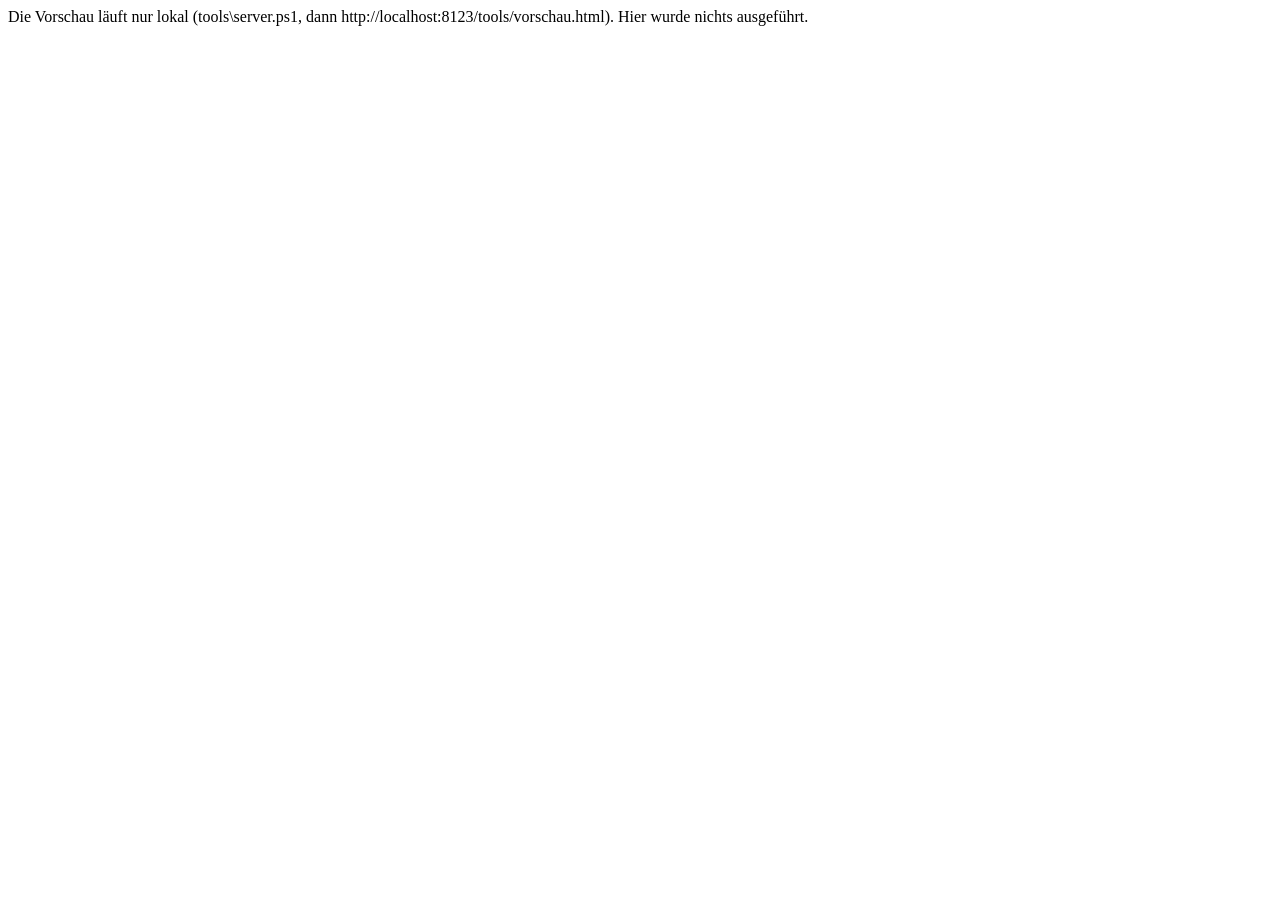
<file: tools/vorschau.html>
<!DOCTYPE html>
<html lang="de">
<head>
<meta charset="utf-8">
<meta name="viewport" content="width=device-width, initial-scale=1">
<meta name="robots" content="noindex, nofollow">
<title>Riff-Akten – lokale Vorschau</title>
</head>
<body>
<!-- ==========================================================
     Lokale Vorschau der Kinder-App, ohne echtes Firebase.

     Lädt das echte index.html mit allen echten Skripten und tauscht
     nur die drei Firebase-Skripte gegen tools/test/firebase-attrappe.js.
     Nichts geht an die echte Datenbank.

     Testkind "Mila", Code TEST2345 (freigeschaltet).
     Der Stand der Attrappe bleibt in diesem Browser erhalten.

       tools/vorschau.html           Mila ist per QR angemeldet
       tools/vorschau.html?neu       alles von vorn
       tools/vorschau.html?login     Anmeldebildschirm
       tools/vorschau.html?offline   ohne Firebase

     Start: powershell -ExecutionPolicy Bypass -File tools\server.ps1
     Dann:  http://localhost:8123/tools/vorschau.html
     ========================================================== -->
<script src="test/demo-fall.js"></script>
<script>
(function () {
  // Sperre: Die Vorschau schreibt einen Test-Spielstand in den
  // Browserspeicher und leert ihn bei ?neu ganz. Auf der veröffentlichten
  // Seite träfe das echte Lernstände. Deshalb läuft sie nur lokal.
  if (!/^(localhost|127\.0\.0\.1|\[::1\])$/.test(location.hostname)) {
    document.body.appendChild(document.createTextNode(
      'Die Vorschau läuft nur lokal (tools\\server.ps1, dann http://localhost:8123/tools/vorschau.html). Hier wurde nichts ausgeführt.'));
    return;
  }

  var SPEICHER = 'riff-akten-vorschau-attrappe';
  var CODE = 'TEST2345';
  var MAIL = CODE.toLowerCase() + '@lernplattform-44aa1.firebaseapp.com';
  var p = new URLSearchParams(location.search);

  if (p.has('neu')) { try { localStorage.clear(); } catch (e) {} }

  var szen;
  try { szen = JSON.parse(localStorage.getItem(SPEICHER)); } catch (e) { szen = null; }
  if (!szen) {
    szen = { daten: {}, konten: {} };
    szen.daten['kinder/' + CODE.toLowerCase()] = { vorname: 'Mila', angelegt: Date.parse('2026-09-01T08:00:00') };
  }
  // Demo-Fall (tools/test/demo-fall.js), echte Fälle gibt es nur in Firestore
  var D = window.DEMO_FALL;
  szen.daten['ra_faelle/' + D.id] = D.fall;
  szen.daten['ra_loesungen/' + D.id] = D.loesung;
  window.VORSCHAU_SZENARIO = szen;

  fetch('/index.html?t=' + Date.now()).then(function (r) { return r.text(); }).then(function (html) {
    var fb = /<script src="https:\/\/www\.gstatic\.com\/firebasejs\/[^"]+"[^>]*><\/script>\s*/g;
    var n = 0;
    var ersatz = p.has('offline') ? '' :
      // Der Speicher-Lauscher muss im neuen Dokument stehen:
      // document.open() löscht die vorher angemeldeten Lauscher.
      '<script>window.ATTRAPPE = window.VORSCHAU_SZENARIO;' +
      'addEventListener("pagehide", function () { try { localStorage.setItem("' + SPEICHER + '", ' +
      'JSON.stringify({ daten: ATTRAPPE.daten, konten: ATTRAPPE.konten })); } catch (e) {} });<\/script>' +
      '<script src="tools/test/firebase-attrappe.js"><\/script>\n';
    html = html.replace(fb, function () { return n++ === 0 ? ersatz : ''; });
    // Die Content Security Policy aus index.html muss für die Vorschau
    // raus: Sie verbietet die hier eingesetzten Skripte und <base>.
    html = html.replace(/<meta http-equiv="Content-Security-Policy"[^>]*>\s*/i, '');
    html = html.replace(/<head>/i, '<head><base href="/">');
    if (!p.has('login') && !p.has('offline') && !location.hash) {
      history.replaceState(null, '', location.pathname + location.search + '#c=' + CODE);
    }
    document.open(); document.write(html); document.close();
  });
})();
</script>
</body>
</html>
</file>
<file: css/riff-akten.css>
/* ==========================================================
   Riff-Akten – Aussehen

   Schwesterseite der Lernlagune (Lernlagune/DESIGN.md, „Bullaugen
   in der Lagune“). Übernommen: Maßstab --s, Glasrezept, Navy und
   Weiß, Libre Caslon nur für Namen und die eine Frage, Andika für
   alles, was Kinder lesen, Lichtschacht und Randblasen.
   Eigen: gemalter Riffgrund mit Detektiv-Schreibtisch, Lupe statt
   Welle unter der Wortmarke, Klaro.

   Maße: Entwurfs-px (iPad hoch = 1088 breit) mal --s.
   Untergrenzen in px nur für Touchziele (48) und Schrift (15–17).
   ========================================================== */

@font-face { font-family: 'Libre Caslon Text'; font-style: normal; font-weight: 400 700; font-display: swap;
  src: url(../schriften/libre-caslon-text.woff2) format('woff2'); }
@font-face { font-family: 'Andika'; font-style: normal; font-weight: 400; font-display: swap;
  src: url(../schriften/andika-latin-400-normal.woff2) format('woff2'); }
@font-face { font-family: 'Andika'; font-style: normal; font-weight: 700; font-display: swap;
  src: url(../schriften/andika-latin-700-normal.woff2) format('woff2'); }

:root {
  --breite: 100vw;
  --s: calc(min(var(--breite), 1088px) / 1088);
  /* Akten-Fenster und "Mein Detektivbuch" gleich breit */
  --fenster-breite: max(280px, calc(380 * var(--s)));

  --tiefe: #0e2f45;
  --navy: #0b3155;
  --navy-weich: #133c5a;
  --weiss: #ffffff;
  --glas-kante: rgba(255, 255, 255, 0.5);
  --glas-glanz: rgba(255, 255, 255, 0.62);
  --glas-oben: rgba(214, 242, 252, 0.13);
  --glas-unten: rgba(40, 110, 150, 0.06);
  --glas-schatten: rgba(3, 20, 35, 0.38);
  --nebel: rgba(10, 52, 84, 0.7);
  --fehler: #9d1f17;
  --fehler-hell: #fde9e6;
  --sand: #fff4d6;
  --sand-rand: #c99a1e;

  --serif: 'Libre Caslon Text', Georgia, 'Times New Roman', serif;
  --sans: 'Andika', 'Trebuchet MS', system-ui, sans-serif;
  --ease: cubic-bezier(0.16, 1, 0.3, 1);
  color-scheme: dark;
}

/* Querformat (iPad quer, Laptop, Tafel): Maßstab nach der Höhe */
@media (orientation: landscape) and (min-width: 820px) {
  :root { --s: min(calc(100svh / 1010), calc(var(--breite) / 1360)); }
}
/* Handy hoch */
@media (max-width: 640px) and (orientation: portrait) {
  :root { --s: calc(var(--breite) / 600); }
}
/* Handy quer */
@media (orientation: landscape) and (max-height: 520px) and (max-width: 1000px) {
  :root { --s: min(calc(var(--breite) / 1200), calc(100svh / 640)); }
}

*, ::before, ::after { box-sizing: border-box; }
/* Randblasen und atmendes Licht dürfen keinen waagrechten Scrollbalken erzeugen */
html { -webkit-text-size-adjust: 100%; text-size-adjust: 100%; overflow-x: hidden; overflow-x: clip; }
body {
  margin: 0;
  min-height: 100svh;
  background: var(--tiefe);
  color: var(--weiss);
  font-family: var(--sans);
  font-size: max(17px, calc(27 * var(--s)));
  line-height: 1.35;
  -webkit-font-smoothing: antialiased;
  -webkit-tap-highlight-color: transparent;
}
p { margin: 0; }
:focus-visible { outline: 3px solid var(--weiss); outline-offset: 4px; }
.unsichtbar {
  position: absolute; width: 1px; height: 1px; overflow: hidden;
  clip: rect(0 0 0 0); white-space: nowrap;
}
.klein { font-size: max(15px, calc(21 * var(--s))); }

/* ---------- Grund, Licht, Blasen (fest im Fenster) ---------- */
.grund {
  position: fixed; inset: 0; z-index: -3;
  /* Ersatz, solange das Bild lädt: oben hell, damit Navy sofort lesbar ist */
  background: url(../bilder/riffgrund.webp?v=26) 50% 0 / cover no-repeat,
              linear-gradient(180deg, #e6f2ef 0%, #a9d4e1 30%, #3f86a8 62%, #12425f 100%);
}
.licht {
  position: fixed; z-index: -2; pointer-events: none;
  top: 0; left: 50%;
  width: calc(760 * var(--s)); height: calc(470 * var(--s));
  transform: translateX(-50%);
  background: radial-gradient(38% 60% at 50% 0%, rgba(255, 252, 235, 0.42), rgba(220, 244, 250, 0.16) 55%, transparent 78%);
  opacity: 0.55;
  animation: licht-atmen 11s ease-in-out infinite alternate;
}
@keyframes licht-atmen { to { opacity: 1; transform: translateX(-50%) scaleX(1.08); } }

.blasen { position: fixed; inset: 0; z-index: -2; pointer-events: none; }
.blasen span {
  position: absolute; bottom: 0;
  width: calc(14 * var(--s)); aspect-ratio: 1;
  border-radius: 50%;
  border: 1px solid rgba(235, 250, 255, 0.55);
  background: radial-gradient(circle at 32% 30%, rgba(255, 255, 255, 0.7) 0 14%, rgba(200, 238, 250, 0.08) 40%, transparent 70%);
  opacity: 0;
  animation: blase-steigt 18s linear infinite;
}
.blasen span:nth-child(1) { left: 0.8%; animation-duration: 17s; animation-delay: -2s; }
.blasen span:nth-child(2) { left: 2.2%; width: calc(9 * var(--s)); animation-duration: 22s; animation-delay: -11s; }
.blasen span:nth-child(3) { left: 3.4%; width: calc(6 * var(--s)); animation-duration: 15s; animation-delay: -7s; }
.blasen span:nth-child(4) { right: 0.8%; width: calc(11 * var(--s)); animation-duration: 20s; animation-delay: -4s; }
.blasen span:nth-child(5) { right: 2.4%; width: calc(7 * var(--s)); animation-duration: 16s; animation-delay: -13s; }
.blasen span:nth-child(6) { right: 3.4%; width: calc(9 * var(--s)); animation-duration: 24s; animation-delay: -18s; }
@keyframes blase-steigt {
  0% { transform: translate3d(0, 0, 0); opacity: 0; }
  10% { opacity: 0.9; }
  50% { transform: translate3d(calc(10 * var(--s)), -50vh, 0); }
  85% { opacity: 0.7; }
  100% { transform: translate3d(calc(-6 * var(--s)), -100vh, 0); opacity: 0; }
}
body.ruht .licht, body.ruht .blasen span { animation-play-state: paused; }

/* ---------- Seitenaufbau ---------- */
/* Die Lichthöfe hinter den Überschriften ragen seitlich über den Rand;
   abschneiden statt waagrecht scrollen */
#app { min-height: 100svh; display: flex; flex-direction: column; overflow-x: hidden; overflow-x: clip; }

.kopf {
  position: relative;
  display: flex; flex-direction: column; align-items: center;
  /* Höhe des Kopfbereichs als Variable: Zurück- und Abmelde-Knopf sitzen immer
     12 px unter dem oberen Rand, egal wie hoch der Kopf ist (Paket B/D) */
  --kopf-oben: calc(110 * var(--s));
  padding-top: var(--kopf-oben);
}
.wortmarke {
  font-family: var(--serif); font-size: calc(31 * var(--s)); line-height: 1.2;
  letter-spacing: -0.02em; color: var(--navy);
}
.lupe {
  width: min(62px, calc(80 * var(--s))); height: calc(20 * var(--s)); margin-top: calc(2 * var(--s));
  fill: none; stroke: #2d6f98; stroke-width: 1.6; stroke-linecap: round;
}

.inhalt {
  flex: 1;
  display: flex; flex-direction: column; align-items: center; text-align: center;
  padding: 0 calc(24 * var(--s)) calc(60 * var(--s));
}
.frage {
  position: relative; isolation: isolate;
  margin: calc(18 * var(--s)) 0 0;
  font-family: var(--serif); font-weight: 500;
  font-size: calc(89 * var(--s)); line-height: 1.02; letter-spacing: -0.02em;
  color: var(--navy); text-wrap: balance;
}
/* Lichthof: Navy steht nie direkt auf dunklem Wasser */
.frage::before {
  content: ''; position: absolute; inset: -30% -20%; z-index: -1; pointer-events: none;
  background: radial-gradient(closest-side, rgba(228, 243, 245, 0.88), rgba(228, 243, 245, 0.5) 60%, transparent);
}
.frage:focus { outline: none; }
/* Plattform gesperrt („Bald offen“, Lehrerbereich des Perlentauchers, 21.11.2026) */
.zu .frage { display: flex; align-items: center; justify-content: center; gap: 0.35em; }
.zu__schloss { flex: none; width: 0.75em; height: 0.75em; fill: none; stroke: currentColor; stroke-width: 2; stroke-linecap: round; stroke-linejoin: round; }
.frage:focus-visible { outline: 3px solid var(--navy); outline-offset: 6px; }
.hinweis {
  position: relative; isolation: isolate;
  margin-top: calc(26 * var(--s));
  font-size: max(17px, calc(27 * var(--s))); line-height: 1.3; letter-spacing: -0.01em;
  color: var(--navy-weich);
}
.hinweis::before {
  content: ''; position: absolute; inset: -40% -10%; z-index: -1; pointer-events: none;
  background: radial-gradient(closest-side, rgba(228, 243, 245, 0.75), transparent);
}

/* ---------- Glasfenster ---------- */
.fenster {
  position: relative; isolation: isolate; overflow: hidden;
  color: var(--weiss);
  border-radius: calc(108 * var(--s));
  border: 2px solid var(--glas-kante);
  background: linear-gradient(180deg, var(--glas-oben), var(--glas-unten) 55%, rgba(8, 42, 70, 0.42));
  box-shadow:
    inset 0 2px 0 var(--glas-glanz),
    inset 0 0 0 2px rgba(255, 255, 255, 0.16),
    inset 0 0 calc(22 * var(--s)) rgba(200, 240, 255, 0.38),
    0 26px 50px -10px var(--glas-schatten);
  -webkit-backdrop-filter: blur(6px) saturate(140%);
  backdrop-filter: blur(6px) saturate(140%);
}

/* Eingang: Anmeldung und Offline. Hier steht weiße Schrift auf dem
   Glas, deshalb dunkler getönt als ein Stationsfenster. */
.fenster--eingang {
  width: min(100%, max(320px, calc(560 * var(--s))));
  margin-top: calc(40 * var(--s));
  padding: calc(20 * var(--s)) calc(56 * var(--s)) calc(56 * var(--s));
  border-radius: calc(80 * var(--s));
  /* Mindestens 0.62 Deckkraft: Weiß bleibt so auch über dem hellsten
     Lichtschacht bei 4.5:1 (nachgerechnet) */
  background: linear-gradient(180deg, rgba(10, 52, 84, 0.62), rgba(10, 52, 84, 0.74));
  display: flex; flex-direction: column; align-items: center;
}

/* ---------- Klaro ---------- */
.klaro { display: block; height: auto; filter: drop-shadow(0 calc(14 * var(--s)) calc(16 * var(--s)) rgba(3, 20, 35, 0.35)); }
.klaro--fenster { width: calc(260 * var(--s)); min-width: 150px; }
.klaro--start { width: calc(330 * var(--s)); min-width: 170px; margin-top: calc(34 * var(--s)); }

/* ---------- Anmeldung ---------- */
.anmeldung {
  width: 100%;
  display: flex; flex-direction: column; align-items: stretch; text-align: left;
  margin-top: calc(10 * var(--s));
}
.anmeldung label {
  font-weight: 700; font-size: max(17px, calc(25 * var(--s)));
  text-shadow: 0 1px 3px rgba(4, 30, 50, 0.55);
}
.anmeldung input {
  margin-top: calc(8 * var(--s));
  min-height: max(56px, calc(80 * var(--s)));
  padding: 0 .5em;
  font-family: var(--sans); font-size: max(22px, calc(38 * var(--s)));
  letter-spacing: .18em; text-transform: uppercase; text-align: center;
  color: var(--navy); background: rgba(255, 255, 255, 0.94);
  border: 2px solid var(--glas-kante); border-radius: calc(28 * var(--s));
  box-shadow: inset 0 2px 6px rgba(3, 20, 35, 0.18);
}
.anmeldung input:focus-visible { outline-offset: 3px; }
#code-hilfe {
  margin: calc(10 * var(--s)) 0 calc(18 * var(--s));
  text-align: center; color: rgba(255, 255, 255, 0.94);
  text-shadow: 0 1px 3px rgba(4, 30, 50, 0.55);
}
.meldung.fehler {
  margin-bottom: calc(18 * var(--s));
  padding: .5em .8em;
  border-radius: calc(20 * var(--s));
  background: var(--fehler-hell); color: var(--fehler);
  font-weight: 700; text-align: left;
}

/* ---------- Knopf: weiß mit Navy (wie der Pfeil-Knopf der Lernlagune) ---------- */
.knopf {
  display: inline-flex; align-items: center; justify-content: center; gap: .5em;
  min-height: max(56px, calc(84 * var(--s)));
  padding: 0 1.4em;
  border: 0; border-radius: 999px;
  background: var(--weiss); color: var(--navy);
  font-family: var(--sans); font-size: max(18px, calc(28 * var(--s))); font-weight: 700;
  cursor: pointer;
  box-shadow: 0 0 calc(22 * var(--s)) rgba(255, 255, 255, 0.5), 0 10px 22px -6px rgba(3, 20, 35, 0.5);
  transition: transform 220ms var(--ease);
}
.knopf__pfeil {
  width: 1.1em; height: 1.1em;
  fill: none; stroke: var(--navy); stroke-width: 2; stroke-linecap: round; stroke-linejoin: round;
  transition: transform 160ms var(--ease);
}
.knopf:active { transform: scale(0.96); }
.knopf:active .knopf__pfeil { transform: translateX(12%); }
.knopf:disabled { opacity: .7; cursor: default; transform: none; }
.fenster--eingang .knopf { margin-top: calc(8 * var(--s)); }

/* ---------- Startseite: wer ist angemeldet ---------- */
.wer {
  align-self: stretch;
  display: flex; flex-wrap: wrap; gap: 8px 14px; align-items: center; justify-content: flex-end;
  margin: 0 calc(24 * var(--s)) calc(30 * var(--s));
  margin-top: calc(12px - var(--kopf-oben));
  font-size: max(15px, calc(21 * var(--s)));
  color: var(--navy);
}
.wer__name { text-shadow: 0 0 8px rgba(228, 243, 245, 0.9); }
.wer__knopf {
  /* Paket D: leiser Textlink statt auffälliger weißer Knopf (Kinder tippen sonst aus Neugier) */
  min-height: 48px; padding: 0 .6em;
  font: inherit; font-size: .9em; font-weight: 400; color: var(--navy);
  background: transparent; border: 0; border-radius: 999px;
  text-decoration: underline; text-underline-offset: .2em;
  text-shadow: 0 0 8px rgba(228, 243, 245, 0.9);
  cursor: pointer;
}
.wer__knopf:focus-visible { outline: 3px solid var(--navy); outline-offset: 2px; }
.wer__knopf:active { transform: scale(0.97); }

/* ---------- Akten ---------- */
.akten {
  width: 100%;
  display: grid; justify-items: center;
  grid-template-areas: "klaro" "titel" "liste" "buch";
}
.akten > .klaro--start { grid-area: klaro; }
.akten > .akten__titel { grid-area: titel; margin-top: calc(36 * var(--s)); }
.akten > .akten__liste { grid-area: liste; }
.akten > .fenster--buch { grid-area: buch; }
.akten__titel {
  position: relative; isolation: isolate; display: inline-block;
  margin: 0;
  font-family: var(--serif); font-weight: 400; font-size: calc(50 * var(--s)); line-height: 1.05;
  color: var(--navy);
}
/* Navy nur im Licht: heller Hof hinter der Überschrift */
.akten__titel::before {
  content: ''; position: absolute; inset: -45% -25%; z-index: -1; pointer-events: none;
  background: radial-gradient(closest-side, rgba(228, 243, 245, 0.9), rgba(228, 243, 245, 0.55) 60%, transparent);
}
.akten__liste {
  list-style: none; margin: calc(30 * var(--s)) 0 0; padding: 0;
  display: flex; flex-wrap: wrap; justify-content: center; gap: calc(60 * var(--s)) calc(90 * var(--s));
}
/* Platzhalter wie „Neue Station – taucht bald auf“ */
.fenster--bald {
  width: var(--fenster-breite); aspect-ratio: 10 / 9;
  border-radius: calc(80 * var(--s));
  display: flex; flex-direction: column; align-items: center; justify-content: center; gap: calc(14 * var(--s));
  background: var(--nebel);
  -webkit-backdrop-filter: blur(5px); backdrop-filter: blur(5px);
}
.fenster__schloss {
  width: calc(40 * var(--s)); min-width: 28px; height: auto;
  fill: none; stroke: var(--weiss); stroke-width: 1.6; stroke-linecap: round; stroke-linejoin: round;
}
.fenster__text { font-size: max(15px, calc(20 * var(--s))); line-height: 1.25; }

/* ---------- Startseite: Fenster zum Detektivbuch ---------- */
.fenster--buch {
  display: flex; align-items: center; justify-content: center; gap: .6em;
  width: var(--fenster-breite); min-height: max(64px, calc(96 * var(--s)));
  margin: calc(48 * var(--s)) auto 0;
  border-radius: 999px;
  background: var(--nebel);
  -webkit-backdrop-filter: blur(5px); backdrop-filter: blur(5px);
  text-decoration: none; font-weight: 700;
}
.fenster--buch .fenster__text { font-size: max(18px, calc(27 * var(--s))); }
.fenster__buch {
  width: max(28px, calc(40 * var(--s))); height: auto;
  fill: none; stroke: var(--weiss); stroke-width: 1.6; stroke-linecap: round; stroke-linejoin: round;
}
.fenster--buch:active { transform: scale(0.97); }

/* ---------- Detektivbuch ---------- */
.zurueck {
  align-self: flex-start;
  display: inline-flex; align-items: center; gap: .4em;
  min-height: 48px; padding: 0 1em;
  margin: calc(12px - var(--kopf-oben)) calc(24 * var(--s)) calc(30 * var(--s));
  font-size: max(15px, calc(21 * var(--s))); font-weight: 700;
  color: var(--navy); text-decoration: none;
  background: rgba(255, 255, 255, 0.72);
  border: 2px solid var(--glas-kante); border-radius: 999px;
}
.zurueck svg { width: 1.2em; height: 1.2em; fill: none; stroke: currentColor; stroke-width: 2.2; stroke-linecap: round; stroke-linejoin: round; }

.buch__teil {
  width: min(100%, max(320px, calc(820 * var(--s))));
  margin-top: calc(56 * var(--s));
  display: flex; flex-direction: column; align-items: center;
}
.buch__titel {
  position: relative; isolation: isolate;
  margin: 0 0 calc(26 * var(--s));
  font-family: var(--serif); font-weight: 400; font-size: max(26px, calc(50 * var(--s))); line-height: 1.05;
  color: var(--navy);
}
.buch__titel::before {
  content: ''; position: absolute; inset: -45% -25%; z-index: -1; pointer-events: none;
  background: radial-gradient(closest-side, rgba(228, 243, 245, 0.9), rgba(228, 243, 245, 0.55) 60%, transparent);
}
/* Text auf dunklem Glas: Weiß bei mindestens 0.62 Deckkraft (wie Eingang) */
.buch__leer {
  padding: .7em 1.2em; border-radius: calc(28 * var(--s));
  background: linear-gradient(180deg, rgba(10, 52, 84, 0.66), rgba(10, 52, 84, 0.74));
}
.buch__knoepfe { display: flex; flex-wrap: wrap; justify-content: center; gap: 14px 20px; margin-top: calc(30 * var(--s)); }
.buch__pdf { margin-top: calc(20 * var(--s)); }
.knopf--leise { background: rgba(255, 255, 255, 0.8); box-shadow: 0 10px 22px -6px rgba(3, 20, 35, 0.4); }
a.knopf { text-decoration: none; }

/* Ausweis: helles Papier, Navy-Schrift (Kontrast > 10:1) */
.ausweis {
  width: min(100%, max(310px, calc(680 * var(--s))));
  aspect-ratio: 85.6 / 54;
  display: flex; flex-direction: column;
  color: var(--navy); text-align: left;
  border: 3px solid var(--navy); border-radius: calc(36 * var(--s));
  background: linear-gradient(180deg, #e4f3f5, #fbf7ec);
  box-shadow: 0 26px 50px -10px var(--glas-schatten);
  overflow: hidden;
}
.ausweis__kopf {
  padding: .45em 1.1em;
  background: var(--navy); color: var(--weiss);
  font-weight: 700; letter-spacing: .12em; text-transform: uppercase;
  font-size: max(14px, calc(22 * var(--s)));
}
.ausweis__mitte { flex: 1; display: flex; align-items: center; gap: calc(36 * var(--s)); padding: 0 calc(40 * var(--s)); }
.ausweis__abzeichen {
  flex: none;
  width: max(96px, calc(190 * var(--s))); height: auto; aspect-ratio: 1;
  border-radius: 50%; border: 3px solid var(--navy); background: var(--weiss);
}
.ausweis__abzeichen--leer {
  display: flex; align-items: center; justify-content: center;
  font-family: var(--serif); font-size: max(40px, calc(90 * var(--s))); color: #2d6f98;
}
.ausweis__daten { min-width: 0; }
.ausweis__name {
  font-family: var(--serif); font-size: max(28px, calc(64 * var(--s))); line-height: 1.05;
  overflow-wrap: anywhere;
}
.ausweis__rolle { margin-top: .3em; font-size: max(15px, calc(22 * var(--s))); }
.ausweis__seit { margin-top: .6em; font-size: max(15px, calc(22 * var(--s))); color: #23557a; }
.ausweis__seit b { color: var(--navy); }
.ausweis__tipp { padding: 0 1.4em .8em; font-size: max(14px, calc(20 * var(--s))); color: #23557a; }

/* Stempel */
.stempel {
  list-style: none; margin: calc(26 * var(--s)) 0 0; padding: 0;
  display: flex; flex-wrap: wrap; justify-content: center; gap: calc(30 * var(--s));
}
.stempel__feld {
  width: max(130px, calc(190 * var(--s)));
  display: flex; flex-direction: column; align-items: center; gap: 8px;
  padding: calc(18 * var(--s)); border-radius: calc(30 * var(--s));
  background: rgba(251, 247, 236, 0.92); color: var(--navy);
}
.stempel__feld--leer {
  aspect-ratio: 1; background: transparent;
  border: 3px dashed rgba(255, 255, 255, 0.7);
}
.stempel__marke { width: 100%; height: auto; }
.stempel__ring { fill: none; stroke: #2d6f98; stroke-width: 5; }
.stempel__ring--innen { stroke-width: 2; }
.stempel__wort { font-family: var(--sans); font-weight: 700; font-size: 20px; letter-spacing: 2px; fill: #2d6f98; text-anchor: middle; }
.stempel__tag { font-family: var(--sans); font-size: 14px; fill: #2d6f98; text-anchor: middle; }
.stempel__titel { font-weight: 700; font-size: max(14px, calc(20 * var(--s))); line-height: 1.2; text-align: center; }

/* Lernzeit */
.lernzeit__gesamt, .lernzeit__liste {
  background: rgba(251, 247, 236, 0.92); color: var(--navy);
  border-radius: calc(28 * var(--s));
}
.lernzeit__gesamt { padding: .7em 1.2em; }
.lernzeit__liste {
  list-style: none; margin: 14px 0 0; padding: .4em 1.2em;
  box-sizing: border-box; width: 100%;
}
.lernzeit__liste li { display: flex; justify-content: space-between; align-items: baseline; gap: 1em; padding: .4em 0; text-align: left; }
.lernzeit__liste li > span:first-child { flex: 1 1 auto; min-width: 0; }
.lernzeit__liste li > span:last-child { flex: 0 0 auto; white-space: nowrap; text-align: right; }
.lernzeit__liste li + li { border-top: 1px solid rgba(11, 49, 85, 0.2); }

/* Dialog: Abzeichen wählen */
.wahl {
  width: min(92vw, 720px); max-height: 92svh;
  padding: 24px 24px 28px;
  border: 3px solid var(--navy); border-radius: 32px;
  background: #fbf7ec; color: var(--navy);
  text-align: center;
}
.wahl::backdrop { background: rgba(3, 20, 35, 0.6); }
.wahl__titel { margin: 0; font-family: var(--serif); font-weight: 400; font-size: 30px; }
.wahl__text { margin-top: 8px; }
.wahl__liste {
  list-style: none; margin: 20px 0; padding: 0;
  display: grid; grid-template-columns: repeat(3, 1fr); gap: 14px;
}
.wahl__knopf {
  width: 100%; display: flex; flex-direction: column; align-items: center; gap: 6px;
  padding: 10px 6px; min-height: 48px;
  font: inherit; font-weight: 700; color: var(--navy);
  background: var(--weiss); border: 3px solid transparent; border-radius: 22px;
  cursor: pointer;
}
.wahl__knopf img { width: min(110px, 22vw); height: auto; border-radius: 50%; }
.wahl__knopf[aria-pressed="true"] { border-color: var(--navy); background: #e4f3f5; }
.wahl__knopf:focus-visible, .wahl .knopf:focus-visible { outline-color: var(--navy); }
.wahl .knopf--leise { background: var(--weiss); border: 2px solid var(--navy); }
@media (max-width: 480px) { .wahl__liste { grid-template-columns: repeat(2, 1fr); } }

@media (max-width: 640px) and (orientation: portrait) {
  .zurueck { margin-top: calc(20 * var(--s)); order: 3; align-self: center; }
}

/* ---------- Startseite: Akten als Glasfenster ---------- */
.akten__liste > li { list-style: none; }
/* Wie eine Karteikarte: Bild oben über die ganze Breite, Text darunter.
   Gleiche Größe wie das Fenster „taucht bald auf“. */
.fenster--akte {
  width: var(--fenster-breite); aspect-ratio: 10 / 9;
  border-radius: calc(80 * var(--s));
  display: flex; flex-direction: column;
  background: linear-gradient(180deg, rgba(10, 52, 84, 0.62), rgba(10, 52, 84, 0.74));
  color: var(--weiss); text-decoration: none; text-align: center;
}
.fenster--akte:active { transform: scale(0.97); }
.fenster__bild, .fenster__ohnebild {
  flex: none; display: block; width: 100%; height: 50%;
  object-fit: cover; object-position: 50% 60%;
  border-bottom: 2px solid var(--glas-kante);
}
.fenster__ohnebild { display: flex; align-items: center; justify-content: center; }
.fenster__lupe {
  width: calc(64 * var(--s)); min-width: 40px; height: auto;
  fill: none; stroke: var(--weiss); stroke-width: 1.6; stroke-linecap: round;
}
.fenster__unten {
  flex: 1; min-height: 0;
  display: flex; flex-direction: column; align-items: center; justify-content: center; gap: .3em;
  padding: .4em 1em .8em;
}
.fenster__nr { font-size: max(14px, calc(19 * var(--s))); letter-spacing: .08em; text-transform: uppercase; }
.fenster__titel {
  font-family: var(--serif); font-size: max(21px, calc(30 * var(--s))); line-height: 1.1;
  hyphens: auto; -webkit-hyphens: auto; text-wrap: balance;
}
/* Worum es geht (fall.thema), klein unter dem Titel */
.fenster__thema {
  font-size: max(14px, calc(19 * var(--s)));   /* Paket D: an der Tafel lesbar */ line-height: 1.25; opacity: .9;
  text-wrap: balance;
}
/* "gelöst" als Schild oben auf dem Bild */
.fenster__status {
  position: absolute; top: calc(18 * var(--s)); left: 50%; transform: translateX(-50%);
  padding: .15em .8em; border-radius: 999px;
  background: var(--weiss); color: var(--navy); font-weight: 700;
  font-size: max(14px, calc(20 * var(--s)));
  box-shadow: 0 4px 10px -2px rgba(3, 20, 35, 0.45);
}

/* ---------- Akte ---------- */
.akte__nr {
  position: relative; isolation: isolate; margin-top: calc(10 * var(--s));
  font-weight: 700; letter-spacing: .1em; text-transform: uppercase; color: var(--navy);
  font-size: max(14px, calc(20 * var(--s)));
}
.akte__nr::before {
  content: ''; position: absolute; inset: -40% -20%; z-index: -1; pointer-events: none;
  background: radial-gradient(closest-side, rgba(228, 243, 245, 0.85), transparent);
}

/* Lange Akten-Titel dürfen auf schmalen Geräten nicht überstehen */
.akte .frage { font-size: min(calc(80 * var(--s)), 10.5vw); hyphens: auto; -webkit-hyphens: auto; overflow-wrap: break-word; }
/* Stationsleiste: Nummern immer sichtbar, Namen ab Tabletbreite */
.stationen { width: min(100%, max(980px, calc(1100 * var(--s)))); margin-top: calc(34 * var(--s)); }

/* Kompakter Kopf ab Station 2 (Paket B): Wortmarke weg, Titel kleiner, weniger Luft */
#app.ist-kompakt .kopf { --kopf-oben: calc(40 * var(--s)); }
#app.ist-kompakt .wortmarke, #app.ist-kompakt .lupe { display: none; }
#app.ist-kompakt .akte__nr { margin-top: calc(6 * var(--s)); font-size: max(13px, calc(16 * var(--s))); }
#app.ist-kompakt .akte .frage { margin-top: calc(4 * var(--s)); font-size: min(calc(50 * var(--s)), 8vw); }
#app.ist-kompakt .stationen { margin-top: calc(18 * var(--s)); }
#app.ist-kompakt .station { margin-top: calc(18 * var(--s)); }
.stationen ol {
  list-style: none; margin: 0; padding: 0;
  display: flex; flex-wrap: wrap; justify-content: center; gap: 8px;
}
.stationen__punkt {
  display: inline-flex; align-items: center; gap: .35em;
  min-height: 48px; padding: 0 .9em;
  border-radius: 999px; text-decoration: none;
  font-weight: 700; font-size: max(14px, calc(19 * var(--s)));
  background: rgba(255, 255, 255, 0.8); color: var(--navy);
  border: 2px solid transparent;
}
.stationen__nr {
  display: inline-flex; align-items: center; justify-content: center;
  width: 1.7em; height: 1.7em; border-radius: 50%;
  background: var(--navy); color: var(--weiss);
}
.stationen__punkt.ist-hier { background: var(--weiss); border-color: var(--navy); }
.stationen__nr { position: relative; }
.stationen__haken {
  position: absolute; right: -.35em; bottom: -.3em; width: .95em; height: .95em; padding: .1em;
  border-radius: 50%; background: #1e6b3a; box-shadow: 0 0 0 2px var(--weiss);
  fill: none; stroke: var(--weiss); stroke-width: 2.4; stroke-linecap: round; stroke-linejoin: round;
}
.stationen__punkt.ist-zu { background: var(--nebel); color: var(--weiss); }
.stationen__punkt.ist-zu .stationen__nr { background: rgba(255, 255, 255, 0.25); }
@media (max-width: 900px) {
  .stationen__punkt:not(.ist-hier) .stationen__name { position: absolute; width: 1px; height: 1px; overflow: hidden; clip: rect(0 0 0 0); white-space: nowrap; }
}

/* Station: helles Papier, Navy-Schrift */
.station {
  /* wächst an der Tafel mit der Schrift mit (Paket B), sonst werden die Zeilen sehr kurz */
  width: min(100%, max(860px, calc(980 * var(--s))));
  margin-top: calc(30 * var(--s));
  padding: calc(34 * var(--s)) calc(40 * var(--s)) calc(40 * var(--s));
  border-radius: calc(40 * var(--s));
  background: rgba(251, 247, 236, 0.96); color: var(--navy);
  text-align: left;
  box-shadow: 0 26px 50px -10px var(--glas-schatten);
}
.station__titel { margin: 0 0 .6em; font-family: var(--serif); font-weight: 400; font-size: max(24px, calc(44 * var(--s))); line-height: 1.1; }
.akte__geschichte p + p, .akte__geschichte figure + p, .akte__geschichte p + figure { margin-top: .6em; }
.akte__bild { margin: .8em 0; }
.akte__bild img { display: block; width: 100%; height: auto; border-radius: 20px; }
.akte__geschichte ul { margin: .6em 0 0; padding-left: 1.2em; }
.akte__geschichte li + li { margin-top: .4em; }
.akte__frage {
  margin-top: 1em; padding: .8em 1em;
  border: 2px solid rgba(11, 49, 85, 0.3); border-radius: 16px;
  background: #e4f3f5; font-weight: 700;
}
.akte__frage-titel { font-size: .8em; letter-spacing: .08em; text-transform: uppercase; color: #23557a; }
.akte__nachlesen { margin-top: 1em; }
/* Paket C: Hilfsmittel (Fallakte, Hinweise, Hilfekarte) als eine Zeile gleich aussehender Knöpfe */
.station__werkzeuge { display: flex; flex-wrap: wrap; gap: 10px 12px; margin-top: 1em; }
.station__werkzeuge .akte__nachlesen { margin-top: 0; }
.station__werkzeuge .akte__nachlesen[open] { flex-basis: 100%; order: 1; }
.akte__nachlesen summary, .werkzeug {
  display: inline-flex; align-items: center; min-height: 48px; padding: 0 1em;
  border-radius: 999px; border: 2px solid var(--navy); cursor: pointer; font-weight: 700;
  background: var(--weiss); color: var(--navy); font: inherit; font-weight: 700;
}
.werkzeug:focus-visible { outline: 3px solid var(--navy); outline-offset: 3px; }
.akte__nachlesen[open] summary { margin-bottom: .8em; }


/* Hinweiskarten */
.karten { display: grid; grid-template-columns: minmax(0, 1fr); gap: 12px; }
.karte {
  min-width: 0; max-width: 100%; overflow-x: auto;   /* sehr breite Tabelle: scrollt in der Karte */
  padding: .8em 1em; border-radius: 16px;
  background: var(--weiss); border: 2px solid rgba(11, 49, 85, 0.25);
}
.karte__titel { font-weight: 700; margin-bottom: .3em; }
.karte__art {
  display: inline-block; padding: 0 .5em; margin-right: .2em; border-radius: 999px;
  background: var(--navy); color: var(--weiss); font-size: .8em;
}
.karte__ton { width: 100%; margin-top: .3em; }
.karte__mitlesen { margin-top: .4em; }
.karte__mitlesen summary { cursor: pointer; min-height: 44px; display: inline-flex; align-items: center; text-decoration: underline; }
.karte__tabelle { border-collapse: collapse; margin-top: .2em; width: 100%; }
.karte__tabelle th, .karte__tabelle td {
  padding: .3em .6em; border: 1px solid rgba(11, 49, 85, 0.35); text-align: left;
  overflow-wrap: break-word; hyphens: auto; -webkit-hyphens: auto;
}
.karte__tabelle th { background: #e4f3f5; }

/* Aufgaben */
.aufgabe { margin-top: 1.6em; padding-top: 1.2em; border-top: 2px dashed rgba(11, 49, 85, 0.25); }
.aufgabe__frage { margin: 0 0 .6em; font-size: 1.05em; }
.aufgabe__tipp { margin: .4em 0 .6em; color: #23557a; }
.optionen { display: flex; flex-direction: column; gap: 10px; }
.optionen--ziele { flex-direction: row; flex-wrap: wrap; margin-top: 10px; }
.option {
  display: flex; align-items: center; justify-content: space-between; gap: .6em; flex-wrap: wrap;
  min-height: 56px; padding: .55em 1em;
  font: inherit; text-align: left; color: var(--navy);
  background: var(--weiss); border: 2px solid rgba(11, 49, 85, 0.35); border-radius: 18px;
  box-shadow: 0 3px 8px -3px rgba(11, 49, 85, 0.35);
  cursor: pointer;
}
/* Paket C: Kreis = eine Antwort, Kästchen = mehrere Antworten */
.option::before {
  content: ''; flex: none; width: 1.05em; height: 1.05em;
  border: 2px solid var(--navy); border-radius: 50%; background: var(--weiss);
}
.optionen--mehrere .option::before { border-radius: 5px; }
.optionen--ziele .option { flex: 1 1 12em; }
.option[aria-pressed="true"] { border-color: var(--navy); border-width: 3px; background: #e4f3f5; font-weight: 700; box-shadow: none; }
.option[aria-pressed="true"]::before { background: radial-gradient(circle, var(--navy) 0 45%, var(--weiss) 52%); }
.optionen--mehrere .option[aria-pressed="true"]::before {
  background: var(--navy) url("data:image/svg+xml,%3Csvg xmlns='http://www.w3.org/2000/svg' viewBox='0 0 16 16'%3E%3Cpath d='M3.5 8.5l3 3 6-7' fill='none' stroke='white' stroke-width='2.4' stroke-linecap='round' stroke-linejoin='round'/%3E%3C/svg%3E") center / 90% no-repeat;
}
.option:disabled { cursor: default; opacity: 1; box-shadow: none; }
.option.ist-richtig { border-color: #1e6b3a; background: #e3f4e8; }
.option.ist-falsch { border-color: var(--fehler); background: var(--fehler-hell); }
.option__text { flex: 1 1 8em; }
.option__mark { font-weight: 700; white-space: nowrap; }
.option.ist-richtig .option__mark { color: #1e6b3a; }
.option.ist-falsch .option__mark { color: var(--fehler); }
.option:focus-visible, .akte__nachlesen summary:focus-visible, .karte__mitlesen summary:focus-visible { outline-color: var(--navy); }
.station .knopf:focus-visible { outline-color: var(--navy); }
.aufgabe__pruefen { margin-top: 14px; }
/* Paket C: Hauptaktion (Prüfen, Weiter, Erledigt) immer gleich: Navy gefüllt.
   Gesperrt: gestrichelt und hell, nicht nur blasser. */
.station .knopf--haupt { background: var(--navy); color: var(--weiss); border: 2px solid var(--navy); box-shadow: 0 10px 22px -8px rgba(3, 20, 35, 0.55); }
.station .knopf--haupt .knopf__pfeil { stroke: var(--weiss); }
.station .knopf--haupt:disabled { background: transparent; color: #23557a; border: 2px dashed rgba(11, 49, 85, 0.55); box-shadow: none; opacity: 1; }
.station .knopf--haupt:disabled .knopf__pfeil { stroke: #23557a; }
.station .knopf--haupt:focus-visible { outline: 3px solid var(--navy); outline-offset: 3px; }
.paare { list-style: none; margin: 0; padding: 0; display: grid; grid-template-columns: minmax(0, 1fr); gap: 18px; }
/* Rasterzellen nicht breiter als die Station, auch wenn eine Tabelle darin steckt (Safari) */
.paare > li, .karten > * { min-width: 0; }
.paar__wort { font-weight: 700; font-size: 1.05em; }
.paar__erklaerung { margin-top: 8px; padding: .4em .8em; border-radius: 12px; background: #e4f3f5; }
.rueckmeldung { margin-top: 14px; padding: .8em 1em; border-radius: 16px; }
.rueckmeldung:focus { outline: none; }
.rueckmeldung:focus-visible { outline: 3px solid var(--navy); }
.rueckmeldung--richtig { background: #e3f4e8; border: 2px solid #1e6b3a; }
.rueckmeldung--fast, .rueckmeldung--nein { background: var(--sand); border: 2px solid var(--sand-rand); }
.rueckmeldung--fehler { background: var(--fehler-hell); color: var(--fehler); font-weight: 700; }
.rueckmeldung__urteil { font-weight: 700; margin-bottom: .3em; }
.rueckmeldung__zahl { font-weight: 400; }
.muster { margin-top: 12px; padding: .8em 1em; border-radius: 16px; background: #e4f3f5; }
.muster:focus { outline: none; }
.muster__titel, .muster__frage { font-weight: 700; margin: .4em 0; }
.aufgabe--zusatz {
  margin-top: 1.8em; padding: 1em 1.2em; border-radius: 20px;
  border: 3px dashed var(--navy);
}
.aufgabe--zusatz .aufgabe { margin-top: .6em; border-top: 0; padding-top: 0; }
.zusatz__titel { font-weight: 700; letter-spacing: .06em; text-transform: uppercase; font-size: .85em; }
.station__weiter { margin-top: 1.4em; color: #23557a; }
.station__weiter:empty { display: none; }
.station__unten { margin-top: 1.2em; display: flex; justify-content: flex-end; }


/* Abschluss */
.fertig__stempel { display: flex; align-items: center; justify-content: center; gap: calc(40 * var(--s)); margin-top: calc(30 * var(--s)); }
.fertig__stempel .stempel__marke {
  width: max(150px, calc(230 * var(--s))); transform: rotate(-8deg);
  background: rgba(251, 247, 236, 0.95); border-radius: 50%;
}
.klaro--fertig { width: calc(260 * var(--s)); min-width: 140px; }
.hilfe__text p + p { margin-top: .5em; }
.hilfe__text { margin: 16px 0 20px; text-align: left; }

@media (max-width: 640px) and (orientation: portrait) {
  .station { padding: 20px 18px 24px; }
}
@media (prefers-reduced-motion: reduce) {
  .fenster--akte:active { transform: none; }
}

/* ---------- Speicherleiste ---------- */
.speicherleiste {
  position: fixed; left: 0; right: 0; bottom: 0; z-index: 10;
  padding: 12px 16px; font-weight: 700; text-align: center;
}
.speicherleiste.fehler { background: var(--fehler); color: var(--weiss); }
.speicherleiste.wartet { background: var(--sand); color: var(--navy); border-top: 3px solid var(--sand-rand); }

/* ---------- Fußzeile ---------- */
.fuss {
  display: flex; gap: 24px; justify-content: center;
  padding: 8px 16px calc(40px + env(safe-area-inset-bottom));
  font-size: max(15px, calc(19 * var(--s)));
}
.fuss a {
  display: inline-flex; align-items: center; min-height: 48px; padding: 0 16px;
  color: var(--weiss); border-radius: 999px;
  background: var(--nebel);
  -webkit-backdrop-filter: blur(5px); backdrop-filter: blur(5px);
}

/* Lehrkraft-Zugang auf der Anmeldeseite: oben rechts, klein wie die Fußzeile */
.lehrkraft-link {
  position: absolute; top: 12px; right: 12px; z-index: 2;
  display: inline-flex; align-items: center; min-height: 44px; padding: 0 16px;
  font-size: max(14px, calc(16 * var(--s)));
  color: var(--weiss); border-radius: 999px; text-decoration: none;
  background: var(--nebel);
  -webkit-backdrop-filter: blur(5px); backdrop-filter: blur(5px);
}
.lehrkraft-link:focus-visible { outline: 3px solid var(--navy); outline-offset: 2px; }

/* ---------- Querformat: Klaro neben die Akten, ohne Scrollen ---------- */
@media (orientation: landscape) and (min-width: 820px) {
  .kopf { --kopf-oben: calc(64 * var(--s)); }
  .frage { font-size: calc(80 * var(--s)); }
  .akten {
    grid-template-areas: "titel titel" "klaro liste" "buch buch";
    grid-template-columns: auto auto; justify-content: center; align-items: center;
    column-gap: calc(80 * var(--s)); margin-top: calc(20 * var(--s));
  }
  .klaro--start { margin-top: 0; width: calc(360 * var(--s)); }
  .akten > .akten__titel { margin-top: 0; }
}

/* ---------- Handy hoch ---------- */
@media (max-width: 640px) and (orientation: portrait) {
  .kopf { padding-top: calc(96 * var(--s)); }
  .wer { justify-content: center; margin-top: 0; order: 3; margin-top: calc(20 * var(--s)); }
  .frage { font-size: calc(84 * var(--s)); }
  .hinweis { font-size: max(17px, calc(30 * var(--s))); }
  .fenster--eingang { padding-left: calc(36 * var(--s)); padding-right: calc(36 * var(--s)); }
}

/* ---------- Weniger Bewegung ---------- */
@media (prefers-reduced-motion: reduce) {
  .licht { animation: none; opacity: 0.8; }
  .blasen { display: none; }
  .knopf, .knopf__pfeil, .wer__knopf { transition: none; }
  .fenster--buch:active, .knopf:active { transform: none; }
}

/* Urkunde (Etappe 5a) */
.urkunde__stand { margin: 0.4em 0 0.8em; font-size: 1.1em; }

/* Bereich für Erwachsene (Etappe 5b): zu bewusst unauffällig wie die
   Fußzeile, damit Kinder nicht hineintippen; offen als helles Papier. */
.erwachsene {
  max-width: 760px; margin: calc(56 * var(--s)) auto 0; padding: 0 16px;
  display: flex; flex-direction: column; align-items: center; gap: 10px;
  text-align: left;
}
.erwachsene__teil {
  width: fit-content; max-width: 100%; border-radius: 999px;
  background: var(--nebel); color: var(--weiss);
  -webkit-backdrop-filter: blur(5px); backdrop-filter: blur(5px);
  font-size: max(14px, calc(16 * var(--s))); line-height: 1.5;
}
.erwachsene__teil summary {
  display: flex; align-items: center; gap: .5em; min-height: 48px; padding: 0 1.1em;
  cursor: pointer; font-weight: 400; list-style: none;
}
.erwachsene__teil summary::-webkit-details-marker { display: none; }
.erwachsene__teil summary::before {
  content: ''; flex: none; width: 1em; height: 1em;
  background: currentColor;
  -webkit-mask: url("data:image/svg+xml,%3Csvg xmlns='http://www.w3.org/2000/svg' viewBox='0 0 16 16'%3E%3Cpath d='M6 3.5l4.5 4.5L6 12.5' fill='none' stroke='black' stroke-width='2.2' stroke-linecap='round' stroke-linejoin='round'/%3E%3C/svg%3E") center / contain no-repeat;
          mask: url("data:image/svg+xml,%3Csvg xmlns='http://www.w3.org/2000/svg' viewBox='0 0 16 16'%3E%3Cpath d='M6 3.5l4.5 4.5L6 12.5' fill='none' stroke='black' stroke-width='2.2' stroke-linecap='round' stroke-linejoin='round'/%3E%3C/svg%3E") center / contain no-repeat;
  transition: transform .2s var(--ease);
}
.erwachsene__teil[open] summary::before { transform: rotate(90deg); }
@media (prefers-reduced-motion: reduce) { .erwachsene__teil summary::before { transition: none; } }
.erwachsene__teil summary:focus-visible { outline: 3px solid var(--weiss); outline-offset: 2px; border-radius: 999px; }
/* offen: helles Papier, gut lesbar */
.erwachsene__teil[open] {
  width: 100%; border-radius: 16px; padding: 0 1.1em 1em;
  background: var(--sand); color: var(--navy);
  font-size: max(16px, calc(19 * var(--s)));
}
.erwachsene__teil[open] summary { padding: 0; font-weight: 700; }
.erwachsene__teil[open] summary:focus-visible { outline-color: var(--navy); border-radius: 8px; }
.erwachsene__teil h3 { font-size: 1.05em; margin: 1em 0 .3em; }
.erwachsene__teil p + p { margin-top: .6em; }
.erwachsene__teil ul { margin: .3em 0 .6em 1.3em; list-style: disc; }
.erwachsene__teil a { color: var(--navy); text-decoration: underline; }
.lehrkraft__akte { margin-top: 1em; padding-top: .6em; border-top: 2px solid var(--sand-rand); }
.lehrkraft__steck { font-size: .92em; }

/* Kein Doppeltipp-Zoom in Safari (Kinder tippen Knöpfe schnell hintereinander, Safari zoomte dann).
   Zoomen mit zwei Fingern bleibt möglich. Flächen zum Ziehen oder Malen behalten ihr eigenes touch-action. (12.11.2026) */
html, body, button, a, input, label, summary, select, textarea { touch-action: manipulation; }
</file>
<file: css/recht.css>
/* ==========================================================
   Riff-Akten – Datenschutz und Impressum
   Baut auf css/riff-akten.css auf. Lesetext auf heller Karte,
   damit lange Absätze ruhig lesbar bleiben.
   ========================================================== */
.rechtsseite { font-size: 17px; }
.rechtsseite #app { min-height: 100svh; display: flex; flex-direction: column; }

.recht {
  flex: 1; width: 100%; max-width: 780px; margin: 0 auto;
  padding: 8px 16px 24px;
}
.recht__karte {
  background: rgba(255, 255, 255, 0.96);
  color: var(--navy);
  border-radius: 24px;
  padding: 24px 26px 28px;
  box-shadow: 0 10px 24px -8px rgba(3, 20, 35, 0.35);
}
.recht h1 { font-family: var(--serif); font-weight: 500; font-size: 2.2rem; line-height: 1.1; margin: 0 0 4px; color: var(--navy); }
.recht h1:focus { outline: none; }
.recht h2 { font-family: var(--serif); font-weight: 500; font-size: 1.4rem; margin: 28px 0 8px; color: var(--navy); }
.recht h3 { font-size: 1.05rem; margin: 18px 0 6px; color: var(--navy); }
.recht p, .recht li { line-height: 1.55; margin: 0 0 10px; }
.recht ul { margin: 0 0 12px; padding-left: 22px; }
.recht a { color: #1b5675; }
.recht :focus-visible { outline: 3px solid #d98e00; outline-offset: 3px; }
.recht .stand { color: #47606f; margin-bottom: 18px; }

/* Kurzfassung für Kinder: größer, eigener Kasten */
.kurz {
  background: #e8f4f8; border-radius: 20px;
  padding: 16px 20px 8px; margin: 0 0 8px;
}
.kurz h2 { margin-top: 0; }
.kurz p { font-size: 1.15rem; }

.rechtsseite .fuss { font-size: 15px; }
</file>
